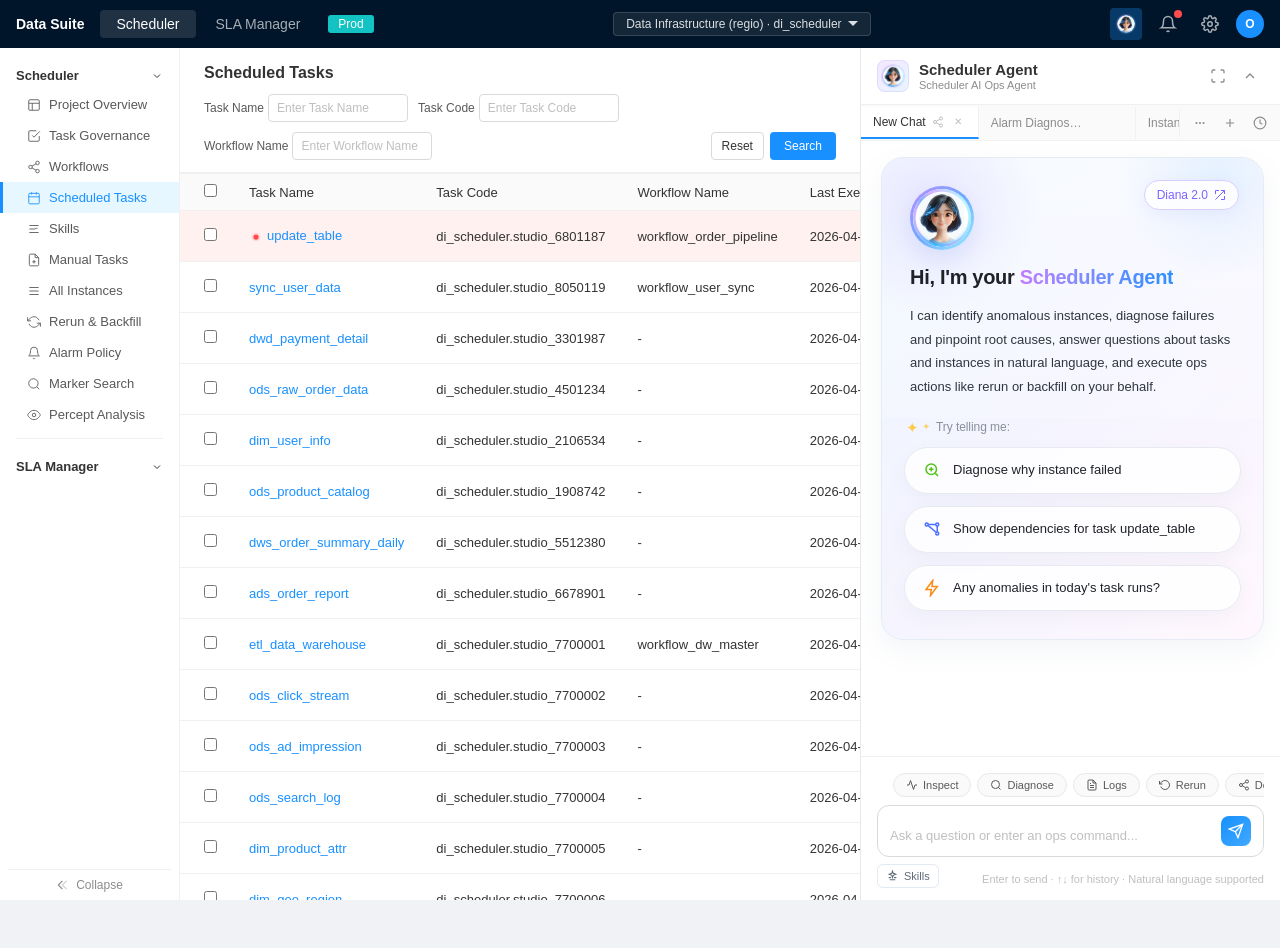
<file: index.html>
<!DOCTYPE html>
<html>
<head>
<meta charset="UTF-8">
<meta http-equiv="refresh" content="0;url=ops-agent-mockup.html">
<title>Scheduler Agent Demo</title>
</head>
<body>
<p>Redirecting to <a href="ops-agent-mockup.html">Scheduler Agent Demo</a>...</p>
</body>
</html>
</file>
<file: ops-agent.css>
*{margin:0;padding:0;box-sizing:border-box;}
body{font-family:-apple-system,BlinkMacSystemFont,'Segoe UI',Roboto,'PingFang SC','Microsoft YaHei',sans-serif;background:#F0F2F5;overflow:hidden;height:100vh;}

/* ========== TOP NAV ========== */
.top-nav{height:48px;background:#001529;display:flex;align-items:center;justify-content:space-between;padding:0 16px;position:fixed;top:0;left:0;right:0;z-index:200;}
.tn-left{display:flex;align-items:center;gap:4px;}
.tn-logo{font-size:14px;color:rgba(255,255,255,.65);} .tn-logo strong{color:#fff;font-weight:600;margin-right:12px;}
.tn-tab{padding:6px 16px;font-size:14px;color:rgba(255,255,255,.65);cursor:pointer;border-radius:4px;transition:.2s;text-decoration:none;}
.tn-tab:hover{color:#fff;background:rgba(255,255,255,.08);} .tn-tab.active{color:#fff;background:rgba(255,255,255,.12);font-weight:500;}
.env-badge{padding:2px 10px;background:#13C2C2;color:#fff;font-size:12px;border-radius:3px;margin-left:8px;}
.tn-center{display:flex;align-items:center;gap:8px;}
.tn-env{padding:4px 12px;background:rgba(255,255,255,.08);border:1px solid rgba(255,255,255,.15);border-radius:4px;color:rgba(255,255,255,.85);font-size:12px;display:flex;align-items:center;gap:6px;}
.tn-right{display:flex;align-items:center;gap:10px;}
.tn-icon{width:32px;height:32px;display:flex;align-items:center;justify-content:center;color:rgba(255,255,255,.65);cursor:pointer;border-radius:4px;position:relative;transition:.2s;}
.tn-icon:hover{color:#fff;background:rgba(255,255,255,.08);}
.tn-icon .badge{position:absolute;top:2px;right:2px;width:8px;height:8px;background:#FF4D4F;border-radius:50%;}
.avatar{width:28px;height:28px;border-radius:50%;background:#1890FF;display:flex;align-items:center;justify-content:center;color:#fff;font-size:12px;font-weight:600;cursor:pointer;}

/* ========== 3-COL LAYOUT ========== */
.layout{display:flex;margin-top:48px;height:calc(100vh - 48px);}

/* SIDEBAR */
.sidebar{width:180px;min-width:180px;background:#fff;border-right:1px solid #F0F0F0;overflow-y:auto;padding-top:8px;flex-shrink:0;display:flex;flex-direction:column;}
.sidebar{transition:width .3s,min-width .3s;}
.sidebar.collapsed{width:48px;min-width:48px;overflow:hidden;}
.sidebar.collapsed .sb-title{display:none;}
.sidebar.collapsed .sb-divider{margin:8px 6px;}
.sidebar.collapsed .sb-item{padding:10px 0;justify-content:center;gap:0;border-left-color:transparent !important;font-size:0;color:transparent;overflow:hidden;}
.sidebar.collapsed .sb-item svg{font-size:14px;flex-shrink:0;}
.sidebar.collapsed .sb-item.active{background:none;border-left-color:transparent !important;}
.sidebar.collapsed .sb-item.active svg{stroke:#1890FF;}
.sidebar.collapsed .sb-toggle{margin:0;justify-content:center;}
.sidebar.collapsed .sb-toggle .sb-toggle-text{display:none;}
.sidebar.collapsed .sb-toggle svg{transform:rotate(180deg);}
.sb-content{flex:1;overflow-y:auto;}
.sb-toggle{padding:8px 0;border-top:1px solid #F0F0F0;display:flex;align-items:center;justify-content:center;gap:6px;cursor:pointer;font-size:12px;color:#8C8C8C;transition:.2s;flex-shrink:0;margin:0 8px;}
.sb-toggle:hover{color:#333;background:#F5F5F5;border-radius:4px;}
.sb-toggle svg{transition:transform .3s;flex-shrink:0;}
.sb-title{padding:12px 16px 6px;font-size:13px;font-weight:600;color:#333;display:flex;align-items:center;justify-content:space-between;cursor:pointer;}
.sb-item{padding:8px 16px 8px 24px;font-size:13px;color:#595959;cursor:pointer;transition:.15s;border-left:3px solid transparent;display:flex;align-items:center;gap:8px;}
.sb-item:hover{background:#F5F5F5;color:#333;} .sb-item.active{background:#E6F7FF;color:#1890FF;font-weight:500;border-left-color:#1890FF;}
.sb-divider{height:1px;background:#F0F0F0;margin:8px 16px;}

/* LEFT CONTENT */
.left-content{flex:1;overflow:hidden;background:#fff;display:flex;flex-direction:column;position:relative;min-width:0;}
.left-view{display:none;flex-direction:column;height:100%;overflow-y:auto;}
.left-view.active{display:flex;}

/* AI nav indicator */
.ai-nav-bar{padding:6px 24px;background:#F5F7FA;border-bottom:1px solid #E8EAED;display:flex;align-items:center;gap:8px;font-size:12px;color:#434343;flex-shrink:0;}
.ai-nav-bar svg{flex-shrink:0;}

/* Page header / breadcrumb */
.pg-breadcrumb{padding:12px 24px 0;font-size:12px;color:#8C8C8C;}
.pg-breadcrumb a{color:#1890FF;text-decoration:none;cursor:pointer;} .pg-breadcrumb a:hover{text-decoration:underline;}
.pg-title-row{padding:8px 24px 0;display:flex;align-items:center;justify-content:space-between;}
.pg-title{font-size:18px;font-weight:600;color:#333;display:flex;align-items:center;gap:8px;}
.pg-actions{display:flex;align-items:center;gap:8px;}
.btn-outline{padding:5px 14px;border:1px solid #D9D9D9;border-radius:4px;font-size:13px;color:#333;cursor:pointer;background:#fff;transition:.2s;} .btn-outline:hover{border-color:#1890FF;color:#1890FF;}
.btn-primary-sm{padding:5px 14px;border:none;border-radius:4px;font-size:13px;color:#fff;cursor:pointer;background:#1890FF;} .btn-primary-sm:hover{background:#40A9FF;}
.status-badge{display:inline-flex;padding:2px 10px;border-radius:4px;font-size:12px;font-weight:500;letter-spacing:.2px;}
.status-badge.success{background:#F6FFED;color:#389E0D;border:1px solid #B7EB8F;}
.status-badge.failed{background:#FFF1F0;color:#CF1322;border:1px solid #FFA39E;}
.source-badge{padding:2px 8px;background:#E6F7FF;color:#1890FF;border-radius:3px;font-size:12px;border:1px solid #91D5FF;}
.type-badge{padding:2px 8px;background:#FFF7E6;color:#D46B08;border-radius:3px;font-size:12px;border:1px solid #FFD591;}
.pg-meta{padding:8px 24px;display:flex;align-items:center;gap:16px;font-size:13px;color:#595959;flex-wrap:wrap;}
.pg-meta-item{display:flex;align-items:center;gap:4px;}

/* Tabs */
.tab-bar{display:flex;border-bottom:1px solid #F0F0F0;padding:0 24px;flex-shrink:0;overflow-x:auto;}
.tab-item{padding:10px 16px;font-size:13px;color:#595959;cursor:pointer;white-space:nowrap;border-bottom:2px solid transparent;transition:.15s;}
.tab-item:hover{color:#333;} .tab-item.active{color:#1890FF;font-weight:500;border-bottom-color:#1890FF;}

/* Table styles */
.data-table{width:100%;border-collapse:collapse;font-size:13px;}
.data-table thead th{background:#FAFAFA;padding:10px 16px;text-align:left;font-weight:500;color:#333;border-top:1px solid #F0F0F0;border-bottom:1px solid #F0F0F0;white-space:nowrap;}
.data-table thead th:first-child{padding-left:24px;}
.data-table tbody td{padding:12px 16px;color:#333;border-bottom:1px solid #F0F0F0;vertical-align:middle;}
.data-table tbody td:first-child{padding-left:24px;}
.data-table tbody tr:hover{background:#FAFAFA;}
.link{color:#1890FF;text-decoration:none;cursor:pointer;} .link:hover{text-decoration:underline;}

/* Filter */
.filter-section{padding:12px 24px;display:flex;flex-wrap:wrap;gap:10px;border-bottom:1px solid #F0F0F0;}
.filter-item{display:flex;align-items:center;gap:4px;}
.filter-label{font-size:12px;color:#595959;white-space:nowrap;}
.filter-input{height:28px;border:1px solid #D9D9D9;border-radius:4px;padding:0 8px;font-size:12px;color:#333;outline:none;width:140px;}
.filter-input::placeholder{color:#BFBFBF;}
.filter-select{height:28px;border:1px solid #D9D9D9;border-radius:4px;padding:0 8px;font-size:12px;color:#BFBFBF;outline:none;width:140px;appearance:none;background:#fff url("data:image/svg+xml,%3Csvg xmlns='http://www.w3.org/2000/svg' width='10' height='6' fill='%238C8C8C'%3E%3Cpath d='M0 0l5 5 5-5'/%3E%3C/svg%3E") no-repeat right 8px center;cursor:pointer;}
.btn-search{height:28px;padding:0 14px;border:none;border-radius:4px;background:#1890FF;font-size:12px;color:#fff;cursor:pointer;} .btn-search:hover{background:#40A9FF;}
.btn-reset{height:28px;padding:0 10px;border:1px solid #D9D9D9;border-radius:4px;background:#fff;font-size:12px;color:#333;cursor:pointer;}

/* Summary cards row */
.summary-row{display:flex;gap:0;padding:16px 24px;border-bottom:1px solid #F0F0F0;}
.summary-card{flex:1;text-align:center;padding:8px 0;border-right:1px solid #F0F0F0;}
.summary-card:last-child{border-right:none;}
.summary-card .sc-label{font-size:12px;color:#8C8C8C;margin-bottom:4px;}
.summary-card .sc-value{font-size:22px;font-weight:600;color:#333;}
.summary-card .sc-value.green{color:#52C41A;} .summary-card .sc-value.red{color:#FF4D4F;} .summary-card .sc-value.blue{color:#1890FF;}
.summary-card .sc-sub{font-size:11px;color:#BFBFBF;margin-top:2px;}

/* Instance Detail Summary */
.inst-summary{display:flex;gap:0;padding:16px 24px;border-bottom:1px solid #F0F0F0;background:#FAFAFA;}
.inst-metric{flex:1;text-align:center;padding:8px 0;border-right:1px solid #F0F0F0;}
.inst-metric:last-child{border-right:none;}
.inst-metric .im-label{font-size:12px;color:#8C8C8C;margin-bottom:4px;display:flex;align-items:center;justify-content:center;gap:4px;}
.inst-metric .im-value{font-size:18px;font-weight:600;color:#333;}
.inst-metric .im-sub{font-size:11px;color:#BFBFBF;margin-top:2px;}
.cost-card{flex:0 0 auto;padding:12px 20px;margin-left:12px;background:#fff;border:1px solid #F0F0F0;border-radius:8px;text-align:center;}

/* Info table */
.info-section{padding:16px 24px;}
.info-section-title{font-size:14px;font-weight:600;color:#333;margin-bottom:12px;padding-bottom:8px;border-bottom:1px solid #F0F0F0;}
.info-grid{display:grid;grid-template-columns:1fr 1fr;gap:0;}
.info-row{display:flex;padding:8px 0;border-bottom:1px solid #FAFAFA;}
.info-key{width:140px;min-width:140px;font-size:13px;color:#8C8C8C;}
.info-val{font-size:13px;color:#333;flex:1;}

/* System Log */
.syslog-container{flex:1;padding:0;display:flex;flex-direction:column;min-height:0;}
.syslog-toolbar{padding:8px 24px;display:flex;align-items:center;gap:12px;border-bottom:1px solid #F0F0F0;flex-shrink:0;background:#FAFAFA;}
.syslog-toolbar span{font-size:12px;color:#8C8C8C;}
.syslog-header-row{display:flex;align-items:center;justify-content:space-between;padding:6px 24px;background:#FAFAFA;border-bottom:1px solid #F0F0F0;}
.syslog-header-row span{font-size:12px;color:#8C8C8C;}
.syslog-content{flex:1;background:#fff;overflow-y:auto;padding:0;font-family:'SFMono-Regular',Consolas,'Liberation Mono',Menlo,monospace;font-size:12px;line-height:1.8;color:#333;}
.log-line{white-space:pre-wrap;word-break:break-all;padding:0 24px;border-bottom:1px solid #FAFAFA;}
.log-line .lt{color:#8C8C8C;} .log-line .li{color:#1890FF;} .log-line .lw{color:#D46B08;} .log-line .le{color:#FF4D4F;font-weight:600;}
.log-line.highlighted{background:#FFF1F0;border-left:3px solid #FF4D4F;padding-left:21px;}
.log-section{padding:6px 24px;background:#F5F5F8;font-size:12px;font-weight:600;color:#333;border-top:1px solid #E8E8E8;border-bottom:1px solid #E8E8E8;display:flex;align-items:center;gap:8px;}
.log-divider{border:none;border-top:1px dashed #E8E8E8;margin:0;}

/* Code view */
.code-view-wrap{flex:1;display:flex;flex-direction:column;min-height:0;}
.code-toolbar{display:flex;align-items:center;justify-content:space-between;padding:6px 24px;background:#FAFAFA;border-bottom:1px solid #F0F0F0;flex-shrink:0;}
.code-toolbar-left{font-size:12px;color:#333;font-weight:500;display:flex;align-items:center;gap:6px;}
.code-toolbar-left span{color:#8C8C8C;font-weight:400;}
.code-toolbar-right{display:flex;align-items:center;gap:4px;}
.code-tool-btn{width:26px;height:26px;display:flex;align-items:center;justify-content:center;border:none;background:none;color:#8C8C8C;cursor:pointer;border-radius:4px;font-size:13px;transition:.15s;}
.code-tool-btn:hover{background:#F0F0F0;color:#333;}
.code-container{flex:1;background:#fff;overflow-y:auto;padding:0;font-family:'SFMono-Regular',Consolas,'Liberation Mono',Menlo,monospace;font-size:12px;line-height:1.8;color:#333;counter-reset:code-line;}
.code-container>div{display:flex;padding:0 16px 0 0;border-bottom:1px solid #FAFAFA;}
.code-container>div::before{counter-increment:code-line;content:counter(code-line);display:inline-block;width:40px;min-width:40px;text-align:right;padding-right:12px;color:#BFBFBF;font-size:12px;background:#FAFAFA;border-right:1px solid #F0F0F0;margin-right:12px;flex-shrink:0;user-select:none;}
.code-container .kw{color:#0550AE;} .code-container .str{color:#0A3069;} .code-container .cm{color:#6A737D;font-style:italic;} .code-container .fn{color:#8250DF;} .code-container .num{color:#0550AE;}
.code-line-hl{background:#FFF8E1;border-left:3px solid #FA8C16;padding-left:9px;}

/* Pagination */
.pagination{padding:12px 24px;display:flex;align-items:center;justify-content:space-between;border-top:1px solid #F0F0F0;flex-shrink:0;}
.pg-left{font-size:13px;color:#333;}
.pg-right{display:flex;align-items:center;gap:6px;font-size:13px;color:#595959;}
.pg-btn{min-width:28px;height:28px;display:flex;align-items:center;justify-content:center;border:1px solid #D9D9D9;border-radius:4px;background:#fff;font-size:12px;color:#333;cursor:pointer;padding:0 6px;}
.pg-btn.active{border-color:#1890FF;color:#1890FF;} .pg-btn.disabled{color:#D9D9D9;cursor:default;}

/* ========== RIGHT AGENT PANEL ========== */
.agent-panel{width:420px;min-width:420px;border-left:1px solid #E8E8E8;display:flex;flex-direction:column;background:#fff;flex-shrink:0;transition:width .3s,min-width .3s;overflow:hidden;position:relative;}
.agent-panel.minimized{width:0;min-width:0;border-left:none;}
.agent-panel.minimized .ap-header-full,.agent-panel.minimized .conv-container,.agent-panel.minimized .input-area,.agent-panel.minimized .session-overlay,.agent-panel.minimized .ap-mini,.agent-panel.minimized .ap-header{display:none;}
.tn-agent-toggle{position:relative;}
.tn-agent-toggle.active{background:rgba(24,144,255,.3) !important;color:#fff !important;}
.tn-agent-avatar{display:block;width:18px;height:18px;border-radius:50%;object-fit:cover;box-shadow:0 0 0 1px rgba(255,255,255,.18);}

/* Panel header */
.ap-header{border-bottom:1px solid #F0F0F0;background:#fff;flex-shrink:0;}
.ap-header-full{padding:12px 16px;display:flex;align-items:center;justify-content:space-between;}
.ap-h-left{display:flex;align-items:center;gap:10px;}
.ap-icon{width:32px;height:32px;border-radius:8px;background:linear-gradient(135deg,#F4E8FF,#E8F5FF);display:flex;align-items:center;justify-content:center;flex-shrink:0;box-shadow:inset 0 0 0 1px rgba(151,121,255,.16);}
.ap-agent-avatar{display:block;width:22px;height:22px;border-radius:50%;object-fit:cover;box-shadow:0 0 0 1px rgba(151,121,255,.18);}
.ap-title{font-size:15px;font-weight:600;color:#333;}
.ap-subtitle{font-size:11px;color:#8C8C8C;margin-top:1px;}
.ap-h-actions{display:flex;gap:4px;}
.ap-btn{width:28px;height:28px;border:none;background:none;display:flex;align-items:center;justify-content:center;color:#8C8C8C;cursor:pointer;border-radius:4px;} .ap-btn:hover{background:#F5F5F5;color:#333;}

/* Mini sidebar (when minimized) */
.ap-mini{display:none;flex-direction:column;align-items:center;padding-top:12px;gap:12px;cursor:pointer;height:100%;}
.ap-mini-icon{width:36px;height:36px;border-radius:10px;background:linear-gradient(135deg,#F4E8FF,#E8F5FF);display:flex;align-items:center;justify-content:center;cursor:pointer;transition:.2s;box-shadow:inset 0 0 0 1px rgba(151,121,255,.16);}
.ap-mini-icon:hover{transform:scale(1.08);box-shadow:0 2px 12px rgba(24,144,255,.3);}
.ap-mini-label{writing-mode:vertical-rl;font-size:12px;color:#8C8C8C;letter-spacing:2px;}

/* Chat area */
.chat-area{flex:1;overflow-y:auto;padding:16px;display:flex;flex-direction:column;gap:14px;}

/* Messages */
.msg{display:flex;gap:10px;max-width:100%;padding-left:12px;}
.msg.user{flex-direction:row-reverse;padding-left:0;padding-right:12px;}
.msg-av{width:26px;height:26px;border-radius:50%;flex-shrink:0;display:flex;align-items:center;justify-content:center;font-size:10px;font-weight:600;}
.msg-av.agent{background:linear-gradient(135deg,#1890FF,#40A9FF);color:#fff;}
.msg-av.human{background:#1890FF;color:#fff;}
.msg-body{max-width:calc(100% - 40px);display:flex;flex-direction:column;gap:6px;overflow:hidden;min-width:0;}
.msg-bubble{padding:10px 14px;border-radius:12px;font-size:13px;line-height:1.65;color:#333;word-break:break-word;overflow-wrap:break-word;}
.msg.agent .msg-bubble{background:#FAFBFC;border:1px solid #EDEFF2;border-top-left-radius:4px;}
.msg.agent .msg-bubble ul,.msg.agent .msg-bubble ol{margin:4px 0;padding-left:1.2em;}
.msg.agent .msg-bubble li{margin-bottom:2px;}
.msg.user .msg-bubble{background:#E6F7FF;border:1px solid #BAE7FF;border-top-right-radius:4px;color:#003A8C;}

/* Rich cards */
.r-card{background:#fff;border:1px solid #E8EAED;border-radius:10px;overflow:hidden;box-shadow:0 1px 3px rgba(0,0,0,.04);}
.r-card-h{padding:10px 14px;display:flex;align-items:center;gap:8px;border-bottom:1px solid #ECEEF1;background:linear-gradient(135deg,#FAFBFC 0%,#F5F6F8 100%);}
.r-card-ico{width:24px;height:24px;border-radius:6px;display:flex;align-items:center;justify-content:center;flex-shrink:0;box-shadow:0 1px 2px rgba(0,0,0,.05);}
.r-card-t{font-size:13px;font-weight:600;color:#262626;letter-spacing:.2px;}
.r-card-b{padding:14px 16px;}

/* Daily summary card */
.daily-grid{display:grid;grid-template-columns:repeat(5,1fr);gap:8px;margin-bottom:12px;}
.daily-cell{text-align:center;padding:10px 4px;background:linear-gradient(135deg,#FAFAFA,#F5F5F8);border-radius:8px;border:1px solid #F0F0F0;transition:.15s;}
.daily-cell:hover{border-color:#E0E0E0;box-shadow:0 1px 4px rgba(0,0,0,.05);}
.daily-cell .dc-val{font-size:18px;font-weight:700;} .daily-cell .dc-label{font-size:10px;color:#8C8C8C;margin-top:3px;letter-spacing:.3px;}
.dc-val.green{color:#52C41A;} .dc-val.red{color:#FF4D4F;} .dc-val.orange{color:#FA8C16;} .dc-val.blue{color:#1890FF;}
.anomaly-list{display:flex;flex-direction:column;gap:6px;min-width:0;}
.anomaly-item{display:flex;align-items:center;gap:8px;padding:8px 12px;border-radius:8px;font-size:12px;cursor:pointer;transition:.2s;border:1px solid transparent;min-width:0;}
.anomaly-item:hover{background:#F5F7FA;border-color:#D9DDE3;}
.anomaly-dot{width:6px;height:6px;border-radius:50%;flex-shrink:0;}
.anomaly-dot.red{background:#FF4D4F;} .anomaly-dot.orange{background:#FA8C16;}
.anomaly-name{color:#1890FF;flex:0 1 auto;max-width:42%;min-width:0;overflow:hidden;text-overflow:ellipsis;white-space:nowrap;}
.anomaly-desc{color:#8C8C8C;font-size:11px;flex:1 1 0;min-width:0;overflow:hidden;text-overflow:ellipsis;white-space:nowrap;}

/* Root cause card */
.rc-section{margin-bottom:12px;}
.rc-label{font-size:11px;color:#8C8C8C;margin-bottom:5px;font-weight:600;text-transform:uppercase;letter-spacing:.5px;}
.rc-value{font-size:13px;color:#333;line-height:1.7;}
.rc-error-type{display:inline-flex;padding:3px 10px;background:linear-gradient(135deg,#FFF1F0,#FFF2E8);color:#CF1322;border:1px solid #FFCCC7;border-radius:6px;font-size:12px;font-weight:600;letter-spacing:.3px;}
.rc-suggestions{display:flex;flex-direction:column;gap:8px;}
.rc-sug-item{display:flex;align-items:center;gap:8px;font-size:12px;color:#595959;line-height:1.6;padding:8px 10px;background:#FAFAFA;border-radius:6px;border:1px solid #F5F5F5;transition:.15s;overflow:hidden;}
.rc-sug-item>span{flex:1;min-width:0;}
.rc-sug-item:hover{background:#F0F0F5;border-color:#E8E8E8;}
.rc-sug-item::before{content:'';width:5px;height:5px;border-radius:50%;background:linear-gradient(135deg,#1890FF,#40A9FF);margin-top:6px;flex-shrink:0;}

/* Alarm diagnosis */
.rule-dx{background:#fff;border:1px solid #E5EAF2;border-radius:12px;box-shadow:0 10px 26px rgba(31,42,68,.07);overflow:hidden;}
.rule-dx-top{display:flex;gap:12px;padding:17px 18px 15px;background:linear-gradient(180deg,#F7FAFF 0%,#FFFFFF 92%);border-bottom:1px solid #EEF2F7;}
.rule-dx-icon{width:34px;height:34px;border-radius:10px;background:#F0F7FF;border:1px solid #D9E9FF;display:flex;align-items:center;justify-content:center;flex-shrink:0;box-shadow:inset 0 0 0 1px rgba(255,255,255,.8);}
.rule-dx-head{min-width:0;flex:1;}
.rule-dx-title{font-size:14px;color:#1F2329;font-weight:750;line-height:1.45;}
.rule-dx-sub{display:flex;flex-wrap:wrap;gap:6px;margin-top:8px;}
.rule-dx-sub span{display:inline-flex;align-items:center;max-width:100%;padding:4px 8px;background:rgba(255,255,255,.88);border:1px solid #E4EAF2;border-radius:999px;font-size:11px;color:#687386;line-height:1.35;box-shadow:0 1px 2px rgba(31,42,68,.03);}
.rule-dx-sub em{font-style:normal;color:#8A94A6;margin-right:5px;}
.rule-dx-sub strong{color:#202938;font-weight:650;overflow:hidden;text-overflow:ellipsis;white-space:nowrap;}
.rule-dx-section{padding:14px 18px;border-bottom:1px solid #F0F3F7;}
.rule-dx-section.conclusion{margin:12px 12px 0;padding:13px 14px;background:#F4F8FF;border:1px solid #DDEAFF;border-radius:10px;}
.rule-dx-section.conclusion+.rule-dx-section{border-top:none;}
.rule-dx-section.compact{background:#FBFCFE;border-bottom:none;}
.rule-dx-section-title{font-size:12px;color:#202938;font-weight:750;margin-bottom:9px;}
.rule-dx-list{display:flex;flex-direction:column;gap:9px;}
.rule-dx-row{display:flex;align-items:flex-start;gap:9px;font-size:12px;color:#3D4654;line-height:1.65;}
.rule-dx-dot{width:6px;height:6px;border-radius:50%;background:#1F6FE5;margin-top:8px;flex-shrink:0;box-shadow:0 0 0 3px rgba(31,111,229,.12);}
.rule-dx-num{width:18px;height:18px;border-radius:50%;display:inline-flex;align-items:center;justify-content:center;flex-shrink:0;background:#F2F5FA;color:#5F6B7A;font-size:10px;font-weight:700;margin-top:1px;}
.compact-list{gap:8px;}
.rule-dx-actions-text{font-size:12px;color:#3D4654;line-height:1.65;}
.rule-dx-mini{display:inline-flex;align-items:center;gap:6px;max-width:100%;margin-top:10px;padding:6px 9px;background:#F8FAFD;border:1px solid #EEF2F7;border-radius:7px;font-size:11px;color:#6B7585;line-height:1.35;}
.rule-dx-mini strong{color:#1F2329;font-size:11px;overflow:hidden;text-overflow:ellipsis;white-space:nowrap;}
.rule-dx-mini em{font-style:normal;color:#8A94A6;overflow:hidden;text-overflow:ellipsis;white-space:nowrap;}
@media (max-width: 420px){.rule-dx-top{padding:14px;}.rule-dx-section{padding:13px 14px;}.rule-dx-section.conclusion{margin:10px 10px 0;padding:12px;}.rule-dx-sub{gap:5px;}.rule-dx-sub span{border-radius:7px;}.rule-dx-mini{display:flex;align-items:flex-start;flex-direction:column;gap:2px;}}

/* Page link buttons */
.link-btns{display:flex;flex-wrap:wrap;gap:8px;margin-top:4px;}
.link-btn{display:inline-flex;align-items:center;gap:6px;padding:8px 14px;border:1px solid #E8E8E8;border-radius:8px;font-size:12px;color:#595959;cursor:pointer;background:#FAFAFA;transition:.2s;white-space:nowrap;box-shadow:0 1px 2px rgba(0,0,0,.03);max-width:100%;}
.link-btn:hover{border-color:#C9CDD4;color:#1890FF;background:#F5F7FA;box-shadow:0 2px 6px rgba(0,0,0,.06);transform:translateY(-1px);}
.link-btn:active{transform:translateY(0);}
.link-btn.active{border-color:#1890FF;color:#1890FF;background:#F0F7FF;}
.link-btn.viewed{border-color:#D9D9D9;color:#BFBFBF;background:#FAFAFA;box-shadow:none;}
.link-btn.op-executed,.link-btn.op-executed:hover{border-color:#B7EB8F;color:#389E0D;background:#F6FFED;box-shadow:none;transform:none;cursor:default;}
.link-btn.viewed .lb-check{display:inline;} .link-btn .lb-check{display:none;}
.link-btn svg{flex-shrink:0;width:14px;height:14px;}

/* Action confirm card */
.ac-body{padding:16px;}
.ac-params{background:linear-gradient(135deg,#FAFBFC,#F6F7F9);border-radius:8px;padding:12px 14px;margin-bottom:14px;border:1px solid #E8EAED;overflow:hidden;}
.ac-row{display:flex;align-items:center;padding:6px 0;font-size:12px;gap:12px;border-bottom:1px dashed #F0F0F0;}
.ac-row:last-child{border-bottom:none;}
.ac-key{color:#8C8C8C;flex-shrink:0;width:140px;text-align:right;line-height:1.4;} .ac-val{color:#333;font-weight:500;word-break:break-all;flex:1;min-width:0;}
.op-section{background:#fff;border:1px solid #ECEFF3;border-radius:10px;margin-bottom:10px;overflow:hidden;}
.op-section:last-child{margin-bottom:0;}
.op-section > .op-section-head{padding:13px 18px 4px;}
.op-section-head{display:block;min-width:0;}
.op-section-meta{display:flex;align-items:flex-start;justify-content:space-between;gap:16px;min-width:0;width:100%;}
.op-section-title{font-size:13px;font-weight:700;color:#262626;line-height:1.4;letter-spacing:.1px;}
.op-section-summary{font-size:11px;color:#8C8C8C;line-height:1.5;min-width:0;max-width:220px;text-align:right;flex-shrink:0;padding-top:1px;}
.op-section-body{padding:10px 16px 12px;}
.op-section .ac-row{padding:7px 0;}
.op-section .ac-row{align-items:flex-start;flex-wrap:wrap;}
.op-section .ac-key{width:118px;padding-top:2px;}
.op-section .ac-val,
.op-section .ac-val-edit{min-width:0;flex:1 1 220px;}
.op-section .ac-val{word-break:break-word;overflow-wrap:anywhere;}
.op-section .ac-val-edit{align-items:flex-start;}
.op-section .ac-select,
.op-section .ac-input:not([type="number"]):not([type="time"]),
.op-section .stepper-wrap{max-width:100%;}
.op-section .ac-select{min-width:180px;}
.op-section .ac-input[type="text"]{width:140px;max-width:100%;}
.op-section .ac-input[type="date"]{width:140px;max-width:100%;}
.op-section .ac-date-range{row-gap:6px;}
.op-section-compact .op-section-body{padding-top:6px;}
.op-section-toggle{list-style:none;cursor:pointer;padding:13px 16px;background:linear-gradient(180deg,#FDFEFF 0%,#F7FAFC 100%);display:flex;align-items:flex-start;justify-content:space-between;gap:12px;}
.op-section-toggle::-webkit-details-marker{display:none;}
.op-section[open] .op-section-toggle{border-bottom:1px solid #ECEFF3;}
.op-section-arrow{position:relative;width:14px;height:14px;flex-shrink:0;margin-top:4px;}
.op-section-arrow::before{content:'';position:absolute;left:3px;top:3px;width:7px;height:7px;border-right:1.5px solid #8C8C8C;border-bottom:1.5px solid #8C8C8C;transform:rotate(45deg);transition:.18s ease;}
.op-section[open] .op-section-arrow::before{transform:rotate(225deg);top:5px;}
.op-table-scroll{width:100%;overflow-x:auto;overflow-y:hidden;border:1px solid #EEF1F4;border-radius:8px;background:#fff;box-shadow:inset 0 1px 0 rgba(255,255,255,.7);}
.op-table-scroll .pr-table{min-width:520px;border:none;border-radius:0;}
.op-table-scroll::-webkit-scrollbar{height:6px;}
.op-table-scroll::-webkit-scrollbar-thumb{background:#D9D9D9;border-radius:999px;}
.op-inline-note{font-size:11px;color:#8C8C8C;line-height:1.5;}
.op-context-block{padding:2px 0 10px;margin-bottom:2px;border-bottom:1px dashed #EEF1F4;}
.op-context-name{font-size:12px;font-weight:600;color:#5B6572;line-height:1.5;}
.op-context-code{font-size:11px;color:#A0A8B4;line-height:1.5;margin-top:2px;word-break:break-all;}
.op-list-panel{max-height:140px;overflow:auto;font-size:11px;line-height:1.8;padding-right:4px;}
.op-list-item{display:flex;align-items:center;gap:6px;min-width:0;}
.op-list-item span{min-width:0;}
.op-list-dot{flex-shrink:0;}
.op-list-link{color:#1890FF;cursor:pointer;overflow-wrap:anywhere;word-break:break-word;}
.op-list-link:hover{text-decoration:underline;}
.op-stepper{display:flex;align-items:center;gap:8px;margin:0 0 12px;padding:2px 0;}
.op-step-pill{display:inline-flex;align-items:center;padding:4px 10px;border-radius:999px;background:#F5F5F5;color:#8C8C8C;font-size:11px;font-weight:600;line-height:1.4;}
.op-step-pill.active{background:#E6F7FF;color:#096DD9;}
.op-step-panel{display:block;}
.op-step-actions{display:flex;gap:10px;justify-content:flex-end;width:100%;}
.inline-disclosure{width:100%;}
.inline-disclosure summary{list-style:none;}
.inline-disclosure summary::-webkit-details-marker{display:none;}
.inline-disclosure-toggle{display:inline-flex;align-items:center;gap:6px;font-size:11px;color:#1890FF;cursor:pointer;font-weight:500;line-height:1.5;}
.inline-disclosure-toggle::after{content:'';width:6px;height:6px;border-right:1.5px solid currentColor;border-bottom:1.5px solid currentColor;transform:rotate(45deg);transition:.18s ease;margin-top:-2px;}
.inline-disclosure[open] .inline-disclosure-toggle::after{transform:rotate(225deg);margin-top:2px;}
.inline-disclosure-body{margin-top:8px;}
.skip-target-list-wrap{display:flex;flex-direction:column;align-items:stretch;gap:8px;}
.skip-target-toolbar{display:flex;flex-direction:column;align-items:flex-start;gap:6px;}
.skip-select-all{padding:0;background:none;border:none;color:#1890FF;font-size:11px;font-weight:500;cursor:pointer;}
.skip-select-all:hover{text-decoration:underline;}
.skip-target-list{display:flex;flex-direction:column;gap:8px;}
.skip-target-item{display:flex;flex-direction:column;align-items:flex-start;gap:4px;min-width:0;width:100%;}
.skip-target-row{display:flex;align-items:flex-start;gap:8px;width:100%;cursor:pointer;}
.skip-target-checkbox{margin-top:2px;accent-color:#1890FF;flex-shrink:0;}
.skip-target-main{display:flex;flex-direction:column;align-items:flex-start;gap:4px;min-width:0;flex:1;}
.skip-target-top{display:flex;align-items:center;gap:6px;flex-wrap:wrap;min-width:0;}
.skip-target-name{color:#1890FF;cursor:pointer;font-weight:500;word-break:break-word;overflow-wrap:anywhere;}
.skip-target-reco{display:inline-flex;align-items:center;padding:1px 6px;border-radius:10px;background:#E6F7FF;color:#096DD9;font-size:10px;font-weight:600;}
.skip-target-inst{font-size:11px;color:#8C8C8C;word-break:break-all;}
.skip-target-inst-link{color:#1890FF;cursor:pointer;}
.skip-target-inst-link:hover{text-decoration:underline;}
.ac-warning{padding:10px 12px;background:linear-gradient(135deg,#FFFBE6,#FFF7E6);border:1px solid #FFE58F;border-radius:8px;font-size:12px;color:#D46B08;line-height:1.6;margin-bottom:14px;word-break:break-word;}
.ac-warning svg{vertical-align:-2px;margin-right:6px;flex-shrink:0;}
.ac-btns{display:flex;gap:10px;justify-content:flex-end;}
.ac-btn{padding:6px 20px;border-radius:6px;font-size:13px;cursor:pointer;transition:.2s;border:none;font-weight:500;}
.ac-btn.primary{background:linear-gradient(135deg,#1890FF,#40A9FF);color:#fff;box-shadow:0 2px 6px rgba(24,144,255,.2);} .ac-btn.primary:hover{background:linear-gradient(135deg,#40A9FF,#69C0FF);box-shadow:0 3px 10px rgba(24,144,255,.3);}
.ac-btn.cancel{background:#fff;color:#595959;border:1px solid #D9D9D9;} .ac-btn.cancel:hover{border-color:#1890FF;color:#1890FF;}

/* Result card */
.result-card{border-color:#B7EB8F;background:#F6FFED;}
.result-card .r-card-h{background:#F6FFED;border-bottom-color:#D9F7BE;}
.result-body{display:flex;align-items:center;gap:10px;padding:14px;}
.result-ico{width:36px;height:36px;border-radius:50%;background:#52C41A;display:flex;align-items:center;justify-content:center;flex-shrink:0;}
.result-text{font-size:13px;color:#333;line-height:1.5;}
.result-link{color:#1890FF;cursor:pointer;font-size:12px;margin-top:4px;display:inline-block;} .result-link:hover{text-decoration:underline;}

/* Typing indicator */
.typing{display:flex;align-items:center;gap:4px;padding:4px 0;}
.typing-dot{width:6px;height:6px;border-radius:50%;background:#69C0FF;animation:bounce 1.4s ease-in-out infinite;}
.typing-dot:nth-child(2){animation-delay:.2s;} .typing-dot:nth-child(3){animation-delay:.4s;}
@keyframes bounce{0%,80%,100%{transform:scale(.6);opacity:.4;}40%{transform:scale(1);opacity:1;}}

/* Input area */
.input-area{padding:12px 16px;border-top:1px solid #F0F0F0;flex-shrink:0;background:#fff;position:relative;}
.input-area.blocked-by-kill{pointer-events:none;opacity:.28;filter:saturate(.65);}
.input-row{display:flex;align-items:flex-end;gap:8px;background:#fff;border-radius:12px;padding:10px 12px;border:1.5px solid #D9D9D9;transition:.2s;}
.input-row:focus-within{border-color:#69C0FF;box-shadow:0 0 0 2px rgba(24,144,255,.08);}
.chat-input{flex:1;border:none;outline:none;background:transparent;font-size:13px;color:#333;resize:none;height:20px;max-height:80px;line-height:20px;font-family:inherit;padding:0;} .chat-input::placeholder{color:#BFBFBF;}
.send-btn{width:30px;height:30px;border:none;background:linear-gradient(135deg,#1890FF,#40A9FF);border-radius:8px;display:flex;align-items:center;justify-content:center;cursor:pointer;flex-shrink:0;transition:.2s;}
.send-btn:hover{transform:scale(1.05);box-shadow:0 2px 8px rgba(24,144,255,.3);}
.send-btn svg{color:#fff;}
.send-btn:disabled,.sc-chip:disabled{cursor:not-allowed;opacity:.55;transform:none !important;box-shadow:none !important;}
.skill-slash-picker{position:absolute;left:16px;right:16px;bottom:72px;max-height:220px;overflow:auto;background:#fff;border:1px solid #E8EAED;border-radius:12px;box-shadow:0 12px 30px rgba(31,42,68,.12);z-index:140;padding:6px;display:flex;flex-direction:column;gap:6px;}
.skill-slash-picker.hidden{display:none;}
.skill-slash-title{padding:4px 8px 2px;font-size:11px;font-weight:700;color:#7B8494;text-transform:uppercase;letter-spacing:.06em;}
.skill-slash-item{display:flex;align-items:flex-start;gap:10px;padding:9px 10px;border-radius:10px;border:1px solid transparent;cursor:pointer;transition:.15s;}
.skill-slash-item:hover{background:#F7FBFF;border-color:#DDEBFF;}
.skill-slash-item-main{min-width:0;flex:1;}
.skill-slash-item-name{font-size:13px;font-weight:700;color:#1F2329;line-height:1.45;word-break:break-word;}
.skill-slash-item-desc{font-size:11px;color:#7B8494;line-height:1.55;margin-top:3px;word-break:break-word;}
.skill-slash-item-meta{display:flex;align-items:center;gap:6px;flex-wrap:wrap;justify-content:flex-end;flex-shrink:0;}
.skill-slash-pill{display:inline-flex;align-items:center;height:18px;padding:0 7px;border-radius:999px;border:1px solid #B7EB8F;background:#F6FFED;color:#389E0D;font-size:10px;font-weight:700;}
.input-tip{font-size:11px;color:#B0B0B0;padding:0 4px 6px;line-height:1.5;}
.input-tip svg{vertical-align:-2px;margin-right:3px;color:#91D5FF;}
.input-tip strong{color:#8C8C8C;font-weight:600;}
.input-hint{font-size:11px;color:#BFBFBF;text-align:center;margin-top:6px;}
.kill-action-dock{position:absolute;left:0;right:0;bottom:0;z-index:120;padding:0 14px 14px;background:linear-gradient(180deg,rgba(255,255,255,0) 0%,rgba(255,255,255,.94) 8%,#fff 28%);}
.kill-action-dock.hidden{display:none;}
.kill-action-shell{max-width:100%;pointer-events:auto;}
.kill-action-caption{font-size:11px;color:#8C8C8C;padding:0 4px 8px;}
.kill-action-dock .r-card{box-shadow:0 10px 24px rgba(0,0,0,.12);border-color:#E6EAF0;}
.kill-action-dock .ac-body{padding:14px 16px 16px;}
.kill-action-dock .ac-btns{padding-top:2px;}
.kill-action-dock .ac-btn.cancel{min-width:88px;}
.kill-action-dock .ac-btn.primary{min-width:112px;}

/* Scrollbars */
.chat-area::-webkit-scrollbar,.conv-container::-webkit-scrollbar,.syslog-content::-webkit-scrollbar,.code-container::-webkit-scrollbar,.left-view::-webkit-scrollbar{width:4px;}
.chat-area::-webkit-scrollbar-thumb,.conv-container::-webkit-scrollbar-thumb{background:#D9D9D9;border-radius:2px;} .chat-area::-webkit-scrollbar-thumb:hover,.conv-container::-webkit-scrollbar-thumb:hover{background:#BFBFBF;}
.syslog-content::-webkit-scrollbar-thumb,.code-container::-webkit-scrollbar-thumb{background:#555;border-radius:2px;}
.left-view::-webkit-scrollbar-thumb{background:#D9D9D9;border-radius:2px;}

/* Toast */
.toast{position:fixed;top:60px;left:50%;transform:translateX(-50%) translateY(-20px);padding:8px 20px;border-radius:6px;font-size:13px;box-shadow:0 4px 16px rgba(0,0,0,.1);z-index:1000;opacity:0;pointer-events:none;transition:.3s;white-space:nowrap;background:#F6FFED;color:#389E0D;border:1px solid #B7EB8F;}
.toast.show{opacity:1;transform:translateX(-50%) translateY(0);}

/* Action cell in tables */
.action-cell{display:flex;align-items:center;gap:2px;}
.act-btn{width:26px;height:26px;display:flex;align-items:center;justify-content:center;border:none;background:none;color:#8C8C8C;cursor:pointer;border-radius:4px;transition:.15s;font-size:12px;} .act-btn:hover{background:#F0F5FF;color:#1890FF;}

/* Active anchor in detail sidebar */
.active-anchor{color:#1890FF !important;font-weight:500;}

/* ========== FULLSCREEN ========== */
.layout.agent-fullscreen .sidebar,.layout.agent-fullscreen .left-content{display:none !important;}
.layout.agent-fullscreen .agent-panel{width:100% !important;min-width:100% !important;max-width:100% !important;border-left:none;}
.layout.agent-fullscreen .conv-container{max-width:1200px;margin:0 auto;width:100%;padding:0 40px;box-sizing:border-box;}
.layout.agent-fullscreen .agent-panel .resize-handle{display:none;}
.layout.agent-fullscreen .input-area{max-width:1200px;margin:0 auto;width:100%;padding-left:40px;padding-right:40px;box-sizing:border-box;}
body.shared-mode{background:#F5F7FA;}
body.shared-mode .top-nav,body.shared-mode .sidebar,body.shared-mode .left-content,body.shared-mode .ap-mini,body.shared-mode .resize-handle,body.shared-mode .input-area,body.shared-mode #historyDropdown,body.shared-mode #hdBackdrop,body.shared-mode #stbMoreDropdown,body.shared-mode .stb-actions,body.shared-mode .ap-h-actions,body.shared-mode .shared-view-bar{display:none !important;}
body.shared-mode .layout{display:block;height:100vh;margin-top:0;}
body.shared-mode .agent-panel{width:100vw !important;min-width:100vw !important;max-width:none !important;height:100vh;border-left:none;border-radius:0;box-shadow:none;background:#fff;}
body.shared-mode .ap-header{cursor:default;background:#fff;}
body.shared-mode .ap-h-left{padding-right:12px;}
body.shared-mode #sessionTabBar{display:flex;border-top:1px solid #F0F0F0;background:#FAFAFA;}
body.shared-mode .stb-tabs{display:flex !important;}
body.shared-mode .stb-tab{max-width:240px;}
body.shared-mode .stb-tab-title{max-width:180px;}
body.shared-mode .stb-tab-share,body.shared-mode .stb-tab-close{display:none !important;}
body.shared-mode .conv-container{max-width:1180px;margin:0 auto;width:100%;padding:18px 24px 24px;box-sizing:border-box;}
body.shared-mode .shared-static-disabled{pointer-events:none !important;cursor:not-allowed !important;opacity:.55 !important;filter:saturate(.2);}
body.shared-mode .shared-overview-readonly{pointer-events:none !important;cursor:default !important;}
body.shared-mode .ov-cell.shared-overview-readonly{background:linear-gradient(180deg,#fbfdff 0%,#f5f9fc 100%) !important;border-color:rgba(22,119,255,.14) !important;box-shadow:none !important;transform:none !important;}
body.shared-mode .ov-cell.shared-overview-readonly:hover{background:linear-gradient(180deg,#fbfdff 0%,#f5f9fc 100%) !important;border-color:rgba(22,119,255,.14) !important;box-shadow:none !important;transform:none !important;}
body.shared-mode .ov-cell.shared-overview-readonly .ov-cell-icon .ov-svg{filter:none !important;}
body.shared-mode .ov-cell.shared-overview-readonly .ov-cell-label{color:#5a6d85 !important;}
body.shared-mode .ov-anomaly.shared-overview-readonly{background:#FAFBFC !important;border-color:#ECEEF1 !important;box-shadow:none !important;transform:none !important;}
body.shared-mode .ov-anomaly.shared-overview-readonly:hover{background:#FAFBFC !important;border-color:#ECEEF1 !important;box-shadow:none !important;transform:none !important;}
body.shared-mode .ov-anomaly.shared-overview-readonly .ov-anomaly-name{color:#1890FF !important;font-weight:500;}
body.shared-mode .ov-anomaly.shared-overview-readonly .ov-anomaly-desc{color:#8C8C8C !important;}
body.shared-mode .ov-anomaly.shared-overview-readonly .ov-anomaly-chevron{opacity:.45;}
body.shared-mode .shared-static-disabled.link-btn,
body.shared-mode .shared-static-disabled.apply-btn,
body.shared-mode .shared-static-disabled.ac-btn,
body.shared-mode .shared-static-disabled.cb-act,
body.shared-mode .shared-static-disabled.acd-link,
body.shared-mode .shared-static-disabled.follow-up-item{background:#F5F5F5 !important;color:#BFBFBF !important;border-color:#E8E8E8 !important;box-shadow:none !important;transform:none !important;text-decoration:none !important;}
body.shared-mode .shared-static-disabled.msg-act{background:none !important;color:#D9D9D9 !important;border-color:transparent !important;}
body.shared-mode .shared-static-disabled input,
body.shared-mode .shared-static-disabled select,
body.shared-mode input.shared-static-disabled,
body.shared-mode select.shared-static-disabled,
body.shared-mode textarea.shared-static-disabled{background:#FAFAFA !important;color:#BFBFBF !important;border-color:#E8E8E8 !important;}
body.shared-mode .msg-actions,
body.shared-mode .follow-up-wrap{display:none !important;}

/* ========== SESSION LIST (History Dropdown) ========== */
.sl-group{padding:12px 16px 4px;font-size:11px;color:#BFBFBF;font-weight:600;}
.session-item{padding:10px 16px;display:flex;align-items:flex-start;gap:8px;cursor:pointer;transition:.15s;border-left:3px solid transparent;}
.session-item:hover{background:#F5F5F5;}
.session-item.active{background:#F0F5FF;border-left-color:#1890FF;}
.session-item.pinned{background:#FFFBE6;border-left-color:#FA8C16;}
.session-item.pinned.active{background:#F0F5FF;border-left-color:#1890FF;}
.si-title{font-size:13px;color:#333;overflow:hidden;text-overflow:ellipsis;white-space:nowrap;}
.si-time{font-size:11px;color:#BFBFBF;flex-shrink:0;}
.si-actions{display:none;gap:2px;flex-shrink:0;}
.session-item:hover .si-actions{display:flex;}
.session-item:hover .si-time{display:none;}
.si-act{width:22px;height:22px;border:none;background:none;color:#8C8C8C;cursor:pointer;border-radius:3px;display:flex;align-items:center;justify-content:center;font-size:11px;}
.si-act:hover{background:#E8E8E8;color:#333;}
.sl-search{margin:0 12px 6px;position:relative;}
.sl-search-input{width:100%;height:30px;border:1px solid #E8E8E8;border-radius:6px;padding:0 10px 0 28px;font-size:12px;color:#333;outline:none;background:#FAFAFA;transition:.2s;}
.sl-search-input:focus{border-color:#1890FF;background:#fff;box-shadow:0 0 0 2px rgba(24,144,255,.08);}
.sl-search-icon{position:absolute;left:8px;top:50%;transform:translateY(-50%);color:#BFBFBF;pointer-events:none;}
.si-preview{font-size:11px;color:#BFBFBF;overflow:hidden;text-overflow:ellipsis;white-space:nowrap;width:100%;margin-top:1px;}
.si-content{display:flex;flex-direction:column;flex:1;min-width:0;overflow:hidden;}
.session-item .si-rename-input{width:100%;min-width:0;box-sizing:border-box;}
.si-right{display:flex;flex-direction:column;align-items:flex-end;gap:2px;flex-shrink:0;}
.si-expire-badge{font-size:9px;color:#BFBFBF;}
.sl-footer{padding:8px 12px;border-top:1px solid #F0F0F0;display:flex;justify-content:center;}
.sl-clear-btn{font-size:11px;color:#8C8C8C;cursor:pointer;padding:4px 12px;border:none;background:none;border-radius:4px;transition:.15s;}
.sl-clear-btn:hover{color:#FF4D4F;background:#FFF1F0;}
.si-del-confirm{display:flex;align-items:center;gap:6px;font-size:11px;color:#FF4D4F;padding:2px 0;}
.si-del-confirm button{font-size:11px;padding:2px 8px;border-radius:3px;cursor:pointer;border:1px solid #D9D9D9;background:#fff;transition:.15s;}
.si-del-confirm .si-del-yes{color:#FF4D4F;border-color:#FFA39E;} .si-del-confirm .si-del-yes:hover{background:#FFF1F0;}
.si-del-confirm .si-del-no{color:#595959;} .si-del-confirm .si-del-no:hover{background:#F5F5F5;}

/* ========== SESSION TAB BAR ========== */
.session-tab-bar{display:flex;align-items:center;border-top:1px solid #F0F0F0;background:#FAFAFA;flex-shrink:0;min-height:36px;overflow:hidden;}
.stb-tabs{display:flex;flex:1;overflow-x:auto;overflow-y:hidden;min-width:0;scrollbar-width:none;}
.stb-tabs::-webkit-scrollbar{display:none;}
.stb-tab{display:flex;align-items:center;gap:4px;padding:7px 12px;font-size:12px;color:#8C8C8C;cursor:pointer;white-space:nowrap;border-right:1px solid #F0F0F0;transition:.15s;flex-shrink:0;max-width:160px;position:relative;}
.stb-tab:hover{background:#F0F0F5;color:#333;}
.stb-tab.active{background:#fff;color:#333;font-weight:500;border-bottom:2px solid #1890FF;}
.stb-tab-title{overflow:hidden;text-overflow:ellipsis;white-space:nowrap;max-width:92px;}
.stb-tab-share{width:16px;height:16px;display:flex;align-items:center;justify-content:center;border-radius:3px;font-size:10px;color:#BFBFBF;cursor:pointer;flex-shrink:0;opacity:0;transition:.15s;}
.stb-tab:hover .stb-tab-share,.stb-tab.active .stb-tab-share{opacity:1;}
.stb-tab-share:hover{background:#E8E8E8;color:#333;}
.stb-tab-close{width:16px;height:16px;display:flex;align-items:center;justify-content:center;border-radius:3px;font-size:10px;color:#BFBFBF;cursor:pointer;flex-shrink:0;opacity:0;transition:.15s;}
.stb-tab:hover .stb-tab-close,.stb-tab.active .stb-tab-close{opacity:1;}
.stb-tab-close:hover{background:#E8E8E8;color:#333;}
.stb-tab-icon{flex-shrink:0;display:flex;align-items:center;}
.stb-actions{display:flex;align-items:center;gap:2px;padding:0 6px;flex-shrink:0;border-left:1px solid #F0F0F0;}
.stb-btn{width:28px;height:28px;border:none;background:none;display:flex;align-items:center;justify-content:center;color:#8C8C8C;cursor:pointer;border-radius:4px;transition:.15s;}
.stb-btn:hover{background:#F0F0F0;color:#333;}
.stb-more-btn.active{background:#F0F0F5;color:#1890FF;}
.stb-more-dropdown{display:none;position:absolute;top:auto;right:6px;width:220px;max-height:280px;overflow-y:auto;background:#fff;border:1px solid #E8E8E8;border-radius:8px;box-shadow:0 4px 16px rgba(0,0,0,.1);z-index:25;flex-direction:column;padding:4px 0;}
.stb-more-dropdown.open{display:flex;}
.stb-more-item{display:flex;align-items:center;gap:8px;padding:8px 12px;font-size:12px;color:#595959;cursor:pointer;transition:.12s;white-space:nowrap;overflow:hidden;}
.stb-more-item:hover{background:#F5F5F5;color:#333;}
.stb-more-item.active{color:#1890FF;font-weight:500;background:#F5F7FA;}
.stb-more-item-title{flex:1;overflow:hidden;text-overflow:ellipsis;white-space:nowrap;}
.stb-more-item-close{width:16px;height:16px;display:flex;align-items:center;justify-content:center;border-radius:3px;font-size:10px;color:#BFBFBF;cursor:pointer;flex-shrink:0;opacity:0;transition:.12s;}
.stb-more-item:hover .stb-more-item-close{opacity:1;}
.stb-more-item-close:hover{background:#E8E8E8;color:#333;}
.shared-view-bar{display:none;align-items:center;justify-content:space-between;padding:10px 16px;border-top:1px solid #F0F0F0;background:#fff;}
.shared-view-title{font-size:13px;font-weight:600;color:#333;display:flex;align-items:center;gap:8px;}
.shared-view-badge{font-size:11px;color:#1890FF;background:#E6F7FF;border:1px solid #91D5FF;padding:2px 8px;border-radius:999px;}
.shared-view-subtitle{font-size:11px;color:#8C8C8C;margin-top:2px;}
.shared-view-copy{height:30px;padding:0 12px;border:1px solid #D9D9D9;background:#fff;border-radius:6px;color:#595959;font-size:12px;cursor:pointer;transition:.15s;display:flex;align-items:center;gap:6px;}
.shared-view-copy:hover{border-color:#91D5FF;color:#1890FF;background:#F0F8FF;}

/* ========== HISTORY DROPDOWN ========== */
.history-dropdown{display:none;position:absolute;top:100px;right:6px;width:280px;max-height:420px;background:#fff;border:1px solid #E8E8E8;border-radius:10px;box-shadow:0 6px 24px rgba(0,0,0,.12);z-index:20;flex-direction:column;overflow:hidden;}
.history-dropdown.open{display:flex;}
.hd-search{padding:10px 12px 6px;position:relative;}
.hd-search-input{width:100%;height:32px;border:1px solid #E8E8E8;border-radius:6px;padding:0 10px 0 30px;font-size:12px;color:#333;outline:none;background:#FAFAFA;transition:.2s;box-sizing:border-box;}
.hd-search-input:focus{border-color:#1890FF;background:#fff;box-shadow:0 0 0 2px rgba(24,144,255,.08);}
.hd-search-icon{position:absolute;left:20px;top:50%;transform:translateY(-50%);color:#BFBFBF;pointer-events:none;margin-top:2px;}
.hd-body{flex:1;overflow-y:auto;max-height:320px;}
.hd-footer{padding:8px 12px;border-top:1px solid #F0F0F0;display:flex;justify-content:center;align-items:center;min-height:44px;}
.hd-confirm{width:100%;display:flex;align-items:center;justify-content:space-between;gap:10px;}
.hd-confirm-text{font-size:12px;color:#595959;line-height:1.4;}
.hd-confirm-actions{display:flex;align-items:center;gap:8px;flex-shrink:0;}
.hd-confirm-btn{height:28px;padding:0 10px;border:1px solid #D9D9D9;border-radius:6px;background:#fff;color:#595959;font-size:12px;cursor:pointer;transition:.15s;}
.hd-confirm-btn:hover{border-color:#91D5FF;color:#1890FF;background:#F0F8FF;}
.hd-confirm-btn.danger{border-color:#FFCCC7;color:#CF1322;background:#FFF1F0;}
.hd-confirm-btn.danger:hover{border-color:#FF7875;color:#fff;background:#FF4D4F;}
.hd-backdrop{display:none;position:fixed;top:0;left:0;right:0;bottom:0;z-index:15;}
.hd-backdrop.open{display:block;}
.share-modal-backdrop{display:none;position:fixed;inset:0;background:rgba(0,0,0,.24);z-index:30;}
.share-modal{display:none;position:fixed;top:50%;left:50%;transform:translate(-50%,-50%);width:min(560px,calc(100vw - 32px));background:#fff;border:1px solid #E8E8E8;border-radius:14px;box-shadow:0 18px 48px rgba(0,0,0,.18);z-index:31;overflow:hidden;}
.share-modal-header{display:flex;align-items:flex-start;justify-content:space-between;padding:18px 20px 12px;border-bottom:1px solid #F0F0F0;}
.share-modal-title{font-size:16px;font-weight:600;color:#333;}
.share-modal-subtitle{font-size:12px;color:#8C8C8C;margin-top:4px;line-height:1.6;}
.share-modal-close{width:28px;height:28px;border:none;background:none;color:#8C8C8C;cursor:pointer;border-radius:6px;display:flex;align-items:center;justify-content:center;transition:.15s;}
.share-modal-close:hover{background:#F5F5F5;color:#333;}
.share-modal-body{padding:16px 20px 18px;display:flex;flex-direction:column;gap:12px;}
.share-modal-meta{padding:10px 12px;border:1px solid #F0F0F0;border-radius:10px;background:#FAFAFA;}
.share-modal-meta-label{font-size:11px;color:#8C8C8C;margin-bottom:4px;text-transform:uppercase;letter-spacing:.3px;}
.share-modal-meta-value{font-size:13px;color:#333;line-height:1.6;word-break:break-word;}
.share-modal-field{display:flex;flex-direction:column;gap:6px;}
.share-modal-label{font-size:12px;font-weight:600;color:#333;}
.share-modal-textarea{width:100%;min-height:110px;resize:none;border:1px solid #D9D9D9;border-radius:10px;padding:10px 12px;box-sizing:border-box;font-size:12px;color:#333;background:#fff;line-height:1.6;outline:none;}
.share-modal-textarea:focus{border-color:#91D5FF;box-shadow:0 0 0 2px rgba(24,144,255,.08);}
.share-modal-note{font-size:12px;color:#8C8C8C;line-height:1.7;}
.share-modal-actions{display:flex;justify-content:flex-end;gap:8px;padding:0 20px 18px;}
.share-modal-btn{height:34px;padding:0 14px;border-radius:8px;border:1px solid #D9D9D9;background:#fff;color:#595959;font-size:12px;cursor:pointer;transition:.15s;}
.share-modal-btn:hover{border-color:#91D5FF;color:#1890FF;background:#F0F8FF;}
.share-modal-btn.primary{background:#1890FF;border-color:#1890FF;color:#fff;}
.share-modal-btn.primary:hover{background:#40A9FF;border-color:#40A9FF;color:#fff;}

/* ========== CONVERSATION CONTAINERS ========== */
.conv-container{display:none;flex:1;overflow-y:auto;padding:16px 16px 16px 20px;flex-direction:column;gap:14px;min-height:0;}
.conv-container.active{display:flex;}
.conv-container.kill-dock-open{padding-bottom:328px;}

/* ========== WELCOME CARD ========== */
.welcome-card{background:linear-gradient(135deg,#EDF6FF 0%,#F4F4FF 48%,#FFF7FD 100%);border:1px solid #E6ECF5;border-radius:22px;padding:0;box-shadow:0 10px 28px rgba(104,124,167,.08);overflow:hidden;position:relative;}
.wc-hero{padding:28px 28px 20px;display:flex;flex-direction:column;align-items:flex-start;gap:14px;position:relative;min-height:250px;}
.wc-hero::before{content:'';position:absolute;inset:0;background:radial-gradient(circle at 12% 18%,rgba(163,143,255,.18),transparent 28%),radial-gradient(circle at 88% 8%,rgba(116,193,255,.16),transparent 24%),linear-gradient(180deg,rgba(255,255,255,.52),rgba(255,255,255,.18));pointer-events:none;}
.wc-badge{position:absolute;right:24px;top:22px;display:inline-flex;align-items:center;gap:6px;padding:7px 12px;border-radius:999px;background:rgba(255,255,255,.82);border:1px solid #D9CCFF;color:#7E63FF;font-size:12px;font-weight:500;backdrop-filter:blur(8px);box-shadow:0 4px 14px rgba(151,121,255,.08);}
.wc-avatar{position:relative;width:64px;height:64px;border-radius:50%;padding:3px;background:linear-gradient(135deg,#B88EFF,#6EA8FF,#99F0FF);box-shadow:0 10px 20px rgba(98,134,221,.14);z-index:1;}
.wc-avatar img{display:block;width:100%;height:100%;border-radius:50%;background:#fff;object-fit:cover;}
.wc-headline{position:relative;z-index:1;font-size:20px;line-height:1.32;font-weight:650;color:#1F2329;letter-spacing:-.015em;}
.wc-headline span{background:linear-gradient(90deg,#C17CFF 0%,#7F8CFF 42%,#2D90FF 100%);-webkit-background-clip:text;background-clip:text;color:transparent;}
.wc-desc{position:relative;z-index:1;max-width:560px;font-size:13px;color:#2F3640;line-height:1.8;font-weight:400;}
.wc-body{padding:0 18px 20px;}
.wc-try-title{padding:2px 6px 12px;font-size:12px;font-weight:500;color:#8A8F99;display:flex;align-items:center;gap:6px;letter-spacing:-.005em;}
.wc-spark{color:#FFC94A;font-size:15px;line-height:1;}
.wc-spark-sm{font-size:10px;margin-left:-3px;opacity:.78;}
.wc-examples{display:flex;flex-direction:column;gap:12px;padding:0 4px 8px;}
.wc-example{display:flex;align-items:center;gap:12px;padding:13px 18px;background:rgba(255,255,255,.86);border:1px solid #E7EAF1;border-radius:999px;font-size:13px;color:#1F2329;cursor:pointer;transition:.2s;line-height:1.45;box-shadow:0 6px 18px rgba(100,115,140,.06);}
.wc-example:last-child{margin-bottom:0;}
.wc-example:hover{background:#fff;border-color:#D7DEEA;color:#111827;box-shadow:0 10px 20px rgba(100,115,140,.1);transform:translateY(-1px);}
.wc-example:active{transform:translateY(0);}
.wc-example span{flex:1;}
.wc-divider{height:1px;background:linear-gradient(90deg,transparent,rgba(0,0,0,.06),transparent);margin:14px 0;}
.wc-section{margin-bottom:12px;}
.wc-section-title{font-size:13px;font-weight:600;color:#333;margin-bottom:4px;display:flex;align-items:center;gap:6px;}
.wc-items{display:flex;flex-direction:column;gap:1px;padding-left:22px;}
.wc-item{font-size:12px;color:#595959;line-height:1.7;}
.wc-subtitle{font-size:12px;color:#8C8C8C;margin-bottom:16px;line-height:1.5;}
.wc-title{font-size:16px;font-weight:700;color:#262626;margin-bottom:4px;display:flex;align-items:center;gap:10px;}
.wc-examples-title{font-size:12px;font-weight:600;color:#8C8C8C;margin-bottom:8px;letter-spacing:.3px;}

@media (max-width: 520px){
  .wc-hero{padding:22px 20px 18px;min-height:auto;}
  .wc-badge{position:static;order:3;margin-top:4px;}
  .wc-avatar{width:60px;height:60px;}
  .wc-headline{font-size:18px;}
  .wc-desc{font-size:13px;line-height:1.75;}
  .wc-example{padding:12px 16px;font-size:13px;}
}

/* ========== CAPABILITY CARD ========== */
.cap-card{border:1px solid #E8EAED;border-radius:12px;overflow:hidden;background:#fff;box-shadow:0 2px 10px rgba(0,0,0,.05);}
.cap-header{display:flex;align-items:center;gap:12px;padding:16px 20px;background:linear-gradient(135deg,#FAFBFC 0%,#F6F7F9 60%,#F2F4F7 100%);border-bottom:1px solid #E8EAED;}
.cap-header-icon{width:36px;height:36px;border-radius:10px;background:linear-gradient(135deg,#1890FF,#40A9FF);display:flex;align-items:center;justify-content:center;flex-shrink:0;box-shadow:0 3px 8px rgba(24,144,255,.18);}
.cap-header-title{font-size:14px;font-weight:700;color:#262626;}
.cap-header-sub{font-size:11px;color:#8C8C8C;margin-top:1px;}
.cap-grid{display:grid;grid-template-columns:1fr 1fr;gap:0;border-bottom:1px solid #ECEEF1;}
.cap-item{display:flex;gap:10px;padding:14px 16px;border-bottom:1px solid #ECEEF1;border-right:1px solid #ECEEF1;}
.cap-item:nth-child(2n){border-right:none;}
.cap-item:nth-last-child(-n+2){border-bottom:none;}
.cap-item-icon{width:32px;height:32px;border-radius:8px;display:flex;align-items:center;justify-content:center;flex-shrink:0;}
.cap-item-body{min-width:0;}
.cap-item-title{font-size:12px;font-weight:600;color:#333;margin-bottom:3px;}
.cap-item-desc{font-size:11px;color:#8C8C8C;line-height:1.5;}
.cap-examples{padding:12px 16px 14px;}
.cap-ex-title{font-size:11px;font-weight:600;color:#1890FF;display:flex;align-items:center;gap:5px;margin-bottom:8px;letter-spacing:.3px;}
.cap-ex-row{display:flex;flex-wrap:wrap;gap:6px;}
.cap-ex-chip{padding:5px 12px;border:1px solid #E0E3E8;border-radius:16px;font-size:11px;color:#595959;cursor:pointer;transition:.2s;background:#FAFBFC;}
.cap-ex-chip:hover{background:#F2F4F7;border-color:#C9CDD4;color:#262626;box-shadow:0 1px 4px rgba(0,0,0,.05);}

/* ========== OPS TAGS ========== */
.ops-list{display:flex;flex-wrap:wrap;gap:6px;margin-top:6px;}
.ops-tag{padding:3px 10px;border-radius:6px;font-size:11px;font-weight:500;letter-spacing:.2px;}
.ops-tag.allowed{background:linear-gradient(135deg,#F6FFED,#FCFFE6);color:#389E0D;border:1px solid #B7EB8F;}
.ops-tag.denied{background:linear-gradient(135deg,#FFF1F0,#FFF2E8);color:#CF1322;border:1px solid #FFA39E;}

/* ========== DEPENDENCY CARD ========== */
.dep-group{margin-bottom:12px;}
.dep-group-title{font-size:12px;font-weight:600;color:#262626;margin-bottom:8px;display:flex;align-items:center;gap:6px;}
.dep-item{display:flex;align-items:center;gap:8px;padding:8px 12px;font-size:12px;background:linear-gradient(135deg,#FAFAFA,#F8F8FC);border-radius:8px;margin-bottom:4px;border:1px solid #F0F0F0;overflow:hidden;transition:.15s;}
.dep-item:hover{border-color:#D0D5DD;background:#FAFBFC;}
.dep-name{color:#1890FF;cursor:pointer;flex:1;min-width:0;overflow:hidden;text-overflow:ellipsis;white-space:nowrap;font-weight:500;} .dep-name:hover{text-decoration:underline;}
.dep-meta{color:#8C8C8C;font-size:11px;flex-shrink:0;max-width:40%;overflow:hidden;text-overflow:ellipsis;white-space:nowrap;}

/* ========== GUIDED QUESTION ========== */
.guided-q{display:flex;flex-direction:column;gap:8px;padding:12px 14px;background:#FAFAFA;border-radius:8px;border:1px solid #F0F0F0;}
.gq-item{display:flex;align-items:flex-start;gap:6px;font-size:12px;}
.gq-num{color:#1890FF;font-weight:700;flex-shrink:0;width:16px;}
.gq-text{color:#595959;line-height:1.5;flex:1;}
.gq-default{color:#1890FF;font-size:11px;margin-left:4px;}

/* ========== EXEC CARD ========== */
.exec-card{border-color:#E0E3E8;background:#FAFBFC;}
.exec-card .r-card-h{background:#F6F7F9;border-bottom-color:#ECEEF1;}
.exec-progress{display:flex;align-items:center;gap:8px;margin:8px 0;}
.exec-spinner{width:16px;height:16px;border:2px solid #BAE7FF;border-top-color:#1890FF;border-radius:50%;animation:spin .8s linear infinite;flex-shrink:0;}
@keyframes spin{to{transform:rotate(360deg)}}

/* ========== EDITABLE PARAMS ========== */
.ac-val-edit{display:flex;align-items:center;gap:6px;flex-wrap:wrap;min-width:0;flex:1;}
.ac-radio-label{display:inline-flex;align-items:center;gap:4px;cursor:pointer;font-size:12px;margin-right:10px;}
.pr-table{width:100%;border-collapse:collapse;font-size:11px;border:1px solid #F0F0F0;border-radius:4px;background:#fff;}
.pr-table th{background:#FAFAFA;color:#8C8C8C;font-weight:500;padding:4px 8px;border-bottom:1px solid #F0F0F0;text-align:center;white-space:nowrap;}
.pr-table td{padding:4px 8px;border-bottom:1px solid #F0F0F0;text-align:center;vertical-align:middle;}
.pr-table tr:last-child td{border-bottom:none;}
.pr-delete{color:#1890FF;cursor:pointer;font-size:11px;} .pr-delete:hover{color:#FF4D4F;}
.toggle-switch{position:relative;display:inline-block;width:32px;height:18px;}
.toggle-switch input{opacity:0;width:0;height:0;}
.toggle-slider{position:absolute;cursor:pointer;inset:0;background:#D9D9D9;border-radius:18px;transition:.2s;}
.toggle-slider:before{content:'';position:absolute;height:14px;width:14px;left:2px;bottom:2px;background:#fff;border-radius:50%;transition:.2s;}
.toggle-switch input:checked+.toggle-slider{background:#1890FF;}
.toggle-switch input:checked+.toggle-slider:before{transform:translateX(14px);}
.rerun-policy-item{display:flex;align-items:center;gap:6px;margin-bottom:4px;}
.pr-delete-btn{background:none;border:none;cursor:pointer;color:#BFBFBF;padding:2px;line-height:1;flex-shrink:0;} .pr-delete-btn:hover{color:#FF4D4F;}
.ac-input{height:26px;border:1px solid #D9D9D9;border-radius:4px;padding:0 8px;font-size:12px;color:#333;outline:none;background:#fff;transition:.2s;}
.ac-input:focus{border-color:#1890FF;box-shadow:0 0 0 2px rgba(24,144,255,.1);}
.ac-input[type="number"]{width:60px;} .ac-input[type="text"]{width:100px;} .ac-input[type="date"]{width:120px;cursor:pointer;}
.ac-date-range{display:flex;align-items:center;gap:4px;flex-wrap:wrap;}
.bf-range-list{display:flex;flex-direction:column;gap:8px;width:100%;}
.bf-date-range{width:100%;display:grid;grid-template-columns:minmax(0,1fr) auto minmax(0,1fr) auto;align-items:center;column-gap:8px;row-gap:6px;}
.bf-date-range .ac-input[type="date"]{width:100%;min-width:0;}
.bf-date-arrow{color:#8C8C8C;justify-self:center;line-height:1;}
.bf-range-spacer{display:block;width:54px;}
.bf-range-add{width:100%;justify-content:center;margin-top:2px;}
.bf-range-remove{display:inline-flex;align-items:center;justify-content:center;width:24px;height:24px;border:none;background:none;color:#BFBFBF;cursor:pointer;padding:0;line-height:1;justify-self:end;border-radius:4px;transition:.15s;}
.bf-range-remove svg{display:block;}
.bf-range-remove:hover{color:#FF4D4F;}
.ac-select{height:26px;border:1px solid #D9D9D9;border-radius:4px;padding:0 8px;font-size:12px;color:#333;outline:none;background:#fff;cursor:pointer;max-width:100%;}
.ac-hint{font-size:11px;color:#8C8C8C;white-space:nowrap;}
.ac-add-btn{background:#FAFAFA;border:1px dashed #D9D9D9;border-radius:4px;padding:4px 16px;font-size:12px;color:#8C8C8C;cursor:pointer;transition:.2s;max-width:100%;} .ac-add-btn:hover{border-color:#1890FF;color:#1890FF;}

/* ========== RERUN INSTANCE WIZARD ========== */
.rerun-wizard-card{border-color:#E6EAF0;border-radius:8px;background:#fff;box-shadow:0 4px 14px rgba(31,42,68,.08);}
.rerun-wizard-head{height:44px;padding:0 16px;background:#F7F6FB;border-bottom:1px solid #EEF0F5;display:flex;align-items:center;justify-content:space-between;gap:12px;}
.rerun-wizard-head-left{display:flex;align-items:center;gap:8px;min-width:0;}
.rerun-wizard-icon{width:18px;height:18px;color:#8A8D95;display:inline-flex;align-items:center;justify-content:center;flex-shrink:0;}
.rerun-wizard-title{font-size:13px;font-weight:600;color:#4F525B;line-height:1.3;white-space:nowrap;overflow:hidden;text-overflow:ellipsis;}
.rerun-wizard-view{border:none;background:transparent;color:#2F7DE1;font-size:12px;font-weight:500;cursor:pointer;white-space:nowrap;padding:2px 0;}
.rerun-wizard-view:hover{text-decoration:underline;}
.rerun-wizard-card .rerun-wizard-body{padding:0 !important;}
.rerun-wizard-card .rerun-wizard-params{background:#fff;border:none;border-radius:0;margin:0;padding:0;overflow:visible;}
.rerun-wizard-panel{padding:18px 16px 20px;background:#fff;}
.rerun-wizard-field{margin-bottom:18px;}
.rerun-wizard-field.last{margin-bottom:0;}
.rerun-wizard-label{display:block;margin-bottom:6px;color:#8C8C8C;font-size:12px;font-weight:400;line-height:1.5;}
.rerun-wizard-input,
.rerun-wizard-select{width:100% !important;height:28px;border:1px solid #D9D9D9;border-radius:4px;background:#fff;color:#333;font-size:12px;line-height:1.4;padding:0 10px;box-shadow:none;}
.rerun-wizard-input:focus,
.rerun-wizard-select:focus{border-color:#2F7DE1;box-shadow:0 0 0 2px rgba(47,125,225,.12);}
.rerun-wizard-radio-stack{display:flex;flex-direction:column;align-items:flex-start;gap:10px;}
.rerun-wizard-radio-row{display:flex;align-items:center;gap:24px;flex-wrap:wrap;}
.rerun-wizard-radio{display:inline-flex;align-items:center;gap:8px;color:#333;font-size:12px;line-height:1.5;cursor:pointer;}
.rerun-wizard-radio input{width:16px;height:16px;accent-color:#2F7DE1;flex-shrink:0;}
.rerun-wizard-card .rerun-wizard-foot{padding:12px 16px;border-top:1px solid #EEF0F5;background:#fff;justify-content:flex-end;align-items:center;gap:12px;}
.rerun-wizard-card .op-step-actions{align-items:center;gap:12px;}
.rerun-wizard-card .ac-btn{height:32px;border-radius:6px;font-size:12px;font-weight:600;padding:0 16px;display:inline-flex;align-items:center;justify-content:center;gap:6px;line-height:1;}
.rerun-wizard-card .rerun-wizard-primary{background:#2F7DE1;border:1px solid #2F7DE1;color:#fff;box-shadow:0 3px 8px rgba(47,125,225,.22);}
.rerun-wizard-card .rerun-wizard-primary:hover{background:#3C88E8;border-color:#3C88E8;box-shadow:0 4px 12px rgba(47,125,225,.28);}
.rerun-wizard-card .rerun-wizard-cancel{border:none;background:transparent;color:#5D5E66;box-shadow:none;font-weight:400;padding:0 6px;}
.rerun-wizard-card .rerun-wizard-cancel:hover{background:transparent;color:#2F7DE1;border:none;}
.rerun-wizard-prev{height:32px;border:none;background:transparent;color:#2F7DE1;font-size:12px;font-weight:500;cursor:pointer;display:inline-flex;align-items:center;gap:6px;padding:0 6px;margin-right:auto;}
.rerun-wizard-prev:hover{text-decoration:underline;}
.rerun-wizard-toggle{width:42px;height:24px;}
.rerun-wizard-toggle .toggle-slider{border-radius:30px;background:#D3D5DC;}
.rerun-wizard-toggle .toggle-slider:before{width:20px;height:20px;left:2px;bottom:2px;box-shadow:0 1px 3px rgba(0,0,0,.18);}
.rerun-wizard-toggle input:checked+.toggle-slider{background:#2F7DE1;}
.rerun-wizard-toggle input:checked+.toggle-slider:before{transform:translateX(18px);}
.batch-rerun-overview{display:flex;flex-direction:column;gap:10px;margin-bottom:18px;}
.batch-rerun-source{font-size:12px;color:#8C8C8C;line-height:1.5;}
.batch-rerun-stats{display:grid;grid-template-columns:repeat(3,minmax(0,1fr));gap:8px;}
.batch-rerun-stat{border:1px solid #EEF0F5;border-radius:8px;background:#FAFBFC;padding:10px 12px;display:flex;flex-direction:column;gap:2px;}
.batch-rerun-stat span{font-size:11px;color:#8C8C8C;line-height:1.4;}
.batch-rerun-stat strong{font-size:15px;line-height:1.2;color:#333;}
.batch-rerun-scope-grid{display:grid;grid-template-columns:1fr;gap:10px;margin-bottom:18px;}
.batch-rerun-scope-card{border:1px solid #EEF0F5;border-radius:8px;background:#FAFBFC;padding:10px 12px;}
.batch-rerun-scope-head{display:flex;align-items:center;justify-content:space-between;gap:10px;margin-bottom:8px;}
.batch-rerun-scope-head span{font-size:12px;font-weight:600;color:#4F525B;}
.batch-rerun-link{border:none;background:transparent;padding:0;color:#2F7DE1;font-size:11px;font-weight:500;cursor:pointer;}
.batch-rerun-link:hover{text-decoration:underline;}
.batch-rerun-counts{display:flex;flex-wrap:wrap;gap:8px;}
.batch-rerun-count{display:inline-flex;align-items:center;gap:4px;font-size:11px;color:#5D5E66;background:#fff;border:1px solid #E6EAF0;border-radius:999px;padding:4px 8px;}
.batch-rerun-count strong{font-size:11px;color:#333;}
.batch-rerun-count.empty{color:#B0B4BE;}
.batch-rerun-detail-list{display:none;margin-top:10px;padding-top:10px;border-top:1px solid #EEF0F5;}
.batch-rerun-detail-list.open{display:block;}
.batch-rerun-detail-row{display:flex;align-items:flex-start;justify-content:space-between;gap:12px;padding:8px 0;}
.batch-rerun-detail-row + .batch-rerun-detail-row{border-top:1px dashed #E6EAF0;}
.batch-rerun-detail-main{min-width:0;flex:1;}
.batch-rerun-detail-task{font-size:12px;font-weight:500;color:#333;line-height:1.4;}
.batch-rerun-instance-link{border:none;background:transparent;padding:0;margin-top:2px;font-size:11px;color:#2F7DE1;line-height:1.5;word-break:break-all;text-align:left;cursor:pointer;}
.batch-rerun-instance-link:hover{text-decoration:underline;}
.batch-rerun-detail-side{display:flex;flex-direction:column;align-items:flex-end;gap:4px;flex-shrink:0;}
.batch-rerun-reason{font-size:11px;color:#8C8C8C;line-height:1.4;}
.batch-rerun-submit-bar{margin-top:6px;padding:10px 12px;border:1px solid #E6EAF0;border-radius:8px;background:#FAFBFC;}
.batch-rerun-submit-title{font-size:12px;font-weight:600;color:#333;line-height:1.5;}
.batch-rerun-submit-meta{font-size:11px;color:#8C8C8C;line-height:1.5;margin-top:2px;}
.batch-freeze-card{border-color:#E6EAF0;border-radius:8px;background:#fff;box-shadow:0 4px 14px rgba(31,42,68,.08);}
.batch-freeze-head{height:44px;padding:0 16px;background:#F7F6FB;border-bottom:1px solid #EEF0F5;display:flex;align-items:center;justify-content:space-between;gap:12px;}
.batch-freeze-title-wrap{display:flex;align-items:center;gap:8px;min-width:0;}
.batch-freeze-icon{width:18px;height:18px;display:inline-flex;align-items:center;justify-content:center;flex-shrink:0;}
.batch-freeze-title{font-size:13px;font-weight:600;color:#4F525B;line-height:1.3;white-space:nowrap;overflow:hidden;text-overflow:ellipsis;}
.batch-freeze-params{background:#fff;border:none;border-radius:0;margin:0;padding:16px;overflow:visible;}
.batch-freeze-meta{display:flex;flex-direction:column;gap:4px;margin-bottom:12px;}
.batch-freeze-meta-line{display:flex;align-items:flex-start;gap:8px;font-size:12px;line-height:1.5;}
.batch-freeze-meta-label{color:#8C8C8C;min-width:132px;}
.batch-freeze-meta-value{color:#333;font-weight:500;}
.batch-freeze-warning{margin-bottom:12px;}
.batch-freeze-warning-list{margin:8px 0 0 16px;padding:0;}
.batch-freeze-warning-list li{margin:4px 0;}
.batch-freeze-box{border:1px solid #E6EAF0;border-radius:6px;background:#fff;padding:12px 14px;margin-bottom:12px;}
.batch-freeze-box-head{display:flex;align-items:center;justify-content:space-between;gap:12px;font-size:12px;color:#8C8C8C;line-height:1.5;}
.batch-freeze-box-body{margin-top:10px;}
.batch-freeze-inline-link{border:none;background:transparent;padding:0;color:#2F7DE1;font-size:12px;font-weight:500;cursor:pointer;}
.batch-freeze-inline-link:hover{text-decoration:underline;}
.batch-freeze-radio-group{display:flex;flex-direction:column;align-items:flex-start;gap:6px;margin-top:10px;}
.batch-freeze-help{display:inline-flex;align-items:center;justify-content:center;width:14px;height:14px;border:1px solid #BFBFBF;border-radius:50%;font-size:10px;color:#8C8C8C;vertical-align:1px;margin-left:2px;}
.batch-freeze-review-row{display:flex;align-items:flex-start;justify-content:space-between;gap:12px;padding:8px 0;}
.batch-freeze-review-row + .batch-freeze-review-row{border-top:1px dashed #EEF0F5;}
.batch-freeze-review-main{min-width:0;flex:1;}
.batch-freeze-review-task{font-size:12px;font-weight:500;color:#333;line-height:1.5;}
.batch-freeze-review-sub{font-size:11px;color:#8C8C8C;line-height:1.6;margin-top:2px;word-break:break-word;}
.batch-freeze-review-side{flex-shrink:0;display:flex;align-items:flex-start;gap:8px;flex-wrap:wrap;justify-content:flex-end;}
.batch-freeze-mini-btn{height:26px;border:1px solid #D9D9D9;border-radius:4px;background:#fff;color:#595959;font-size:11px;padding:0 10px;cursor:pointer;}
.batch-freeze-mini-btn:hover{border-color:#1890FF;color:#1890FF;}
.batch-freeze-task-link{border:none;background:transparent;padding:0;color:#1890FF;font-size:11px;cursor:pointer;}
.batch-freeze-task-link:hover{text-decoration:underline;}
@media (max-width: 520px){
  .rerun-wizard-head{padding:0 14px;}
  .rerun-wizard-panel{padding:16px 14px 18px;}
  .rerun-wizard-radio-row{gap:18px;}
  .batch-rerun-stats{grid-template-columns:1fr;}
  .batch-freeze-params{padding:14px;}
  .batch-freeze-meta-line{flex-direction:column;gap:2px;}
  .batch-freeze-meta-label{min-width:0;}
}

/* ========== ONE-CLICK APPLY ========== */
.apply-btn{padding:4px 10px;border:1px solid #D9DDE3;border-radius:6px;font-size:11px;color:#1890FF;background:#FAFBFC;cursor:pointer;margin-left:auto;flex-shrink:0;transition:.2s;white-space:nowrap;font-weight:500;}
.apply-btn:hover{background:#1890FF;color:#fff;box-shadow:0 2px 6px rgba(24,144,255,.2);}
.apply-btn.applied{background:#F6FFED;color:#389E0D;border-color:#B7EB8F;cursor:default;pointer-events:none;}

/* ========== CANCEL FEEDBACK ========== */
.ac-cancel-bar{display:flex;align-items:center;gap:8px;padding:8px 12px;background:#F5F5F5;border:1px solid #E8E8E8;border-radius:6px;margin-top:8px;}
.ac-cancel-bar span{font-size:12px;color:#595959;}
.ac-redo{margin-left:auto;font-size:12px;color:#1890FF;background:none;border:none;cursor:pointer;text-decoration:underline;}

/* ========== LINEAGE DAG ========== */
.dag-container{flex:1;padding:24px;overflow:auto;position:relative;}
.dag-canvas{display:flex;align-items:center;justify-content:center;padding:16px;min-height:200px;}
.dag-col{display:flex;flex-direction:column;gap:16px;align-items:center;}
.dag-col-arrows{display:flex;flex-direction:column;gap:16px;align-items:center;justify-content:center;}
.dag-node{min-width:170px;padding:10px 14px;background:#fff;border:2px solid #E8E8E8;border-radius:8px;display:flex;align-items:center;gap:8px;cursor:pointer;transition:.2s;position:relative;flex-shrink:0;}
.dag-node:hover{border-color:#BFBFBF;box-shadow:0 2px 8px rgba(0,0,0,.06);}
.dag-node.current{border-color:#1890FF;background:#F5F8FC;box-shadow:0 2px 8px rgba(24,144,255,.1);}
.dag-node-icon{width:24px;height:24px;border-radius:4px;background:#E6F7FF;color:#1890FF;display:flex;align-items:center;justify-content:center;font-size:11px;font-weight:700;flex-shrink:0;}
.dag-node-info{display:flex;flex-direction:column;gap:2px;flex:1;min-width:0;}
.dag-node-name{font-size:12px;font-weight:600;color:#333;overflow:hidden;text-overflow:ellipsis;white-space:nowrap;}
.dag-node-meta{font-size:10px;color:#8C8C8C;display:flex;align-items:center;gap:4px;}
.dag-arrow-h{width:48px;display:flex;align-items:center;justify-content:center;flex-shrink:0;}
.dag-arrow-h svg{color:#BFBFBF;}
.dag-toolbar{padding:8px 24px;display:flex;align-items:center;gap:8px;border-bottom:1px solid #F0F0F0;flex-shrink:0;}
.dag-tool-btn{width:28px;height:28px;display:flex;align-items:center;justify-content:center;border:1px solid #D9D9D9;border-radius:4px;background:#fff;color:#595959;cursor:pointer;font-size:14px;}
.dag-tool-btn:hover{background:#F5F5F5;border-color:#1890FF;color:#1890FF;}
.dag-bottom{padding:8px 24px;border-top:1px solid #F0F0F0;display:flex;gap:8px;flex-shrink:0;}
.dag-action-btn{padding:4px 12px;border:1px solid #D9D9D9;border-radius:4px;background:#fff;font-size:12px;color:#595959;cursor:pointer;}
.dag-action-btn:hover{border-color:#1890FF;color:#1890FF;}

/* ========== ANOMALY CLICK ========== */
.anomaly-item svg{opacity:.4;transition:.2s;}.anomaly-item:hover svg{opacity:1;stroke:#1890FF;}

/* ========== SHORTCUT BAR ========== */
.shortcut-bar{display:flex;gap:6px;padding:4px 16px 8px;flex-shrink:0;overflow-x:auto;flex-wrap:nowrap;}
.sc-chip{display:flex;align-items:center;gap:5px;padding:5px 12px;border:1px solid #E8E8E8;border-radius:16px;font-size:11px;color:#595959;background:#FAFAFA;cursor:pointer;white-space:nowrap;transition:.2s;flex-shrink:0;font-weight:500;}
.sc-chip:hover{border-color:#C9CDD4;color:#1890FF;background:#F5F7FA;box-shadow:0 1px 4px rgba(0,0,0,.05);}
.input-bottom{display:flex;align-items:center;justify-content:space-between;gap:10px;margin-top:7px;}
.skill-entry-btn{height:24px;display:inline-flex;align-items:center;gap:5px;padding:0 8px;border:1px solid #E4EAF2;border-radius:6px;background:#fff;color:#5F6B7A;font-size:11px;cursor:pointer;transition:.15s;}
.skill-entry-btn:hover{border-color:#91D5FF;background:#F4F9FF;color:#1269ED;}

/* ========== CONFIRMED / CANCELLED STATE ========== */
.ac-done{padding:10px 14px;border-radius:8px;display:flex;align-items:center;gap:10px;flex-wrap:wrap;}
.ac-done.confirmed{background:linear-gradient(135deg,#F6FFED,#FCFFE6);border:1px solid #B7EB8F;color:#389E0D;}
.ac-done.cancelled{background:linear-gradient(135deg,#FAFAFA,#F5F5F5);border:1px solid #E8E8E8;color:#8C8C8C;}
.ac-done .acd-icon{flex-shrink:0;display:flex;align-items:center;}
.ac-done .acd-text{font-size:12px;font-weight:600;word-break:break-word;}
.ac-done .acd-sub{font-size:11px;color:#8C8C8C;word-break:break-word;}
.ac-done .acd-link{font-size:12px;color:#1890FF;cursor:pointer;text-decoration:none;display:inline-block;padding:4px 12px;background:#F5F8FC;border-radius:6px;transition:.2s;margin-left:auto;flex-shrink:0;font-weight:500;border:1px solid #D6E8FA;}
.ac-done .acd-link:hover{background:#E6F7FF;box-shadow:0 1px 4px rgba(0,0,0,.06);}
.ac-done .acd-redo{display:none;}
.ac-done .acd-info{display:flex;flex-direction:column;gap:2px;min-width:0;}
.ac-btns.disabled>.ac-btn{pointer-events:none;opacity:.4;}
.ac-params.dimmed{opacity:.5;pointer-events:none;}

/* ========== STEPPER ========== */
.stepper-wrap{display:inline-flex;align-items:center;border:1px solid #D9D9D9;border-radius:6px;overflow:hidden;background:#fff;}
.stepper-btn{width:28px;height:28px;border:none;background:#FAFAFA;color:#595959;font-size:14px;font-weight:600;cursor:pointer;display:flex;align-items:center;justify-content:center;transition:.15s;user-select:none;}
.stepper-btn:hover{background:#F0F2F5;color:#1890FF;}
.stepper-btn:active{background:#E8EAED;}
.stepper-input{width:48px;height:28px;border:none;border-left:1px solid #D9D9D9;border-right:1px solid #D9D9D9;text-align:center;font-size:12px;color:#333;outline:none;background:#fff;padding:0;-moz-appearance:textfield;}
.stepper-input::-webkit-inner-spin-button,.stepper-input::-webkit-outer-spin-button{-webkit-appearance:none;margin:0;}
@media (max-width: 1100px){
  .op-section-meta{flex-direction:column;gap:4px;}
  .op-section-summary{max-width:none;text-align:left;padding-top:0;}
  .op-section .ac-key{width:100%;text-align:left;padding-top:0;}
  .op-section .ac-val,
  .op-section .ac-val-edit{flex-basis:100%;}
  .op-section .ac-select,
  .op-section .ac-input[type="text"],
  .op-section .ac-input[type="date"]{width:100%;min-width:0;}
  .op-section .stepper-wrap{width:100%;max-width:220px;}
  .op-section .ac-hint{white-space:normal;}
  .bf-date-range{grid-template-columns:1fr;align-items:stretch;}
  .bf-date-arrow{justify-self:start;}
  .bf-range-remove,
  .bf-range-spacer{justify-self:start;width:auto;}
}

/* ========== DEP EXPAND/COLLAPSE ========== */
.dep-expand-btn{display:inline-flex;align-items:center;gap:4px;padding:6px 12px;margin-top:6px;font-size:11px;color:#1890FF;cursor:pointer;border:1px dashed #C9CDD4;border-radius:6px;background:#FAFBFC;transition:.15s;font-weight:500;}
.dep-expand-btn:hover{background:#F2F4F7;border-color:#1890FF;}

/* ========== INLINE RENAME ========== */
.si-rename-input{flex:1;border:1px solid #1890FF;border-radius:3px;padding:0 4px;font-size:13px;color:#333;outline:none;height:22px;background:#fff;}

/* ========== LLM THINKING ========== */
.thinking-indicator{display:flex;align-items:center;gap:8px;padding:10px 14px;background:#F7F8FA;border:1px solid #E8EAED;border-radius:8px;font-size:12px;color:#595959;}
.think-spinner{width:14px;height:14px;border:2px solid #E8EAED;border-top-color:#1890FF;border-radius:50%;animation:spin .8s linear infinite;flex-shrink:0;}

/* ========== STATUS BADGES - UNIFIED ========== */
.status-badge.running{background:#E6F7FF;color:#1890FF;border:1px solid #91D5FF;}
.status-badge.waiting{background:#FFF7E6;color:#D46B08;border:1px solid #FFD591;}
.status-tag{display:inline-flex;padding:2px 8px;border-radius:4px;font-size:10px;font-weight:600;letter-spacing:.3px;flex-shrink:0;line-height:16px;}
.status-tag.st-failed{background:#FFF1F0;color:#CF1322;border:1px solid #FFA39E;}
.status-tag.st-running{background:#E6F7FF;color:#1890FF;border:1px solid #BAE7FF;}
.status-tag.st-waiting{background:#FFFBE6;color:#D48806;border:1px solid #FFE58F;}
.status-tag.st-success{background:#F6FFED;color:#389E0D;border:1px solid #B7EB8F;}

/* ========== FLOATING AGENT ========== */
.agent-panel.floating{position:fixed!important;top:60px;right:20px;width:440px;height:calc(100vh - 80px);border-radius:12px;box-shadow:0 8px 32px rgba(0,0,0,.2);z-index:300;border-left:none;min-width:340px;max-width:700px;}
.agent-panel.floating .ap-header{cursor:move;border-radius:12px 12px 0 0;}
.resize-handle{position:absolute;left:-2px;top:0;bottom:0;width:5px;cursor:ew-resize;z-index:5;}
.dock-btn{display:none;align-items:center;gap:3px;padding:2px 8px;border:1px solid #D9D9D9;border-radius:4px;font-size:11px;color:#595959;background:#fff;cursor:pointer;transition:.15s;}
.dock-btn:hover{border-color:#1890FF;color:#1890FF;}
.agent-panel.floating .dock-btn{display:inline-flex;}

/* ========== ALARM POLICY PAGE ========== */
.alarm-header{display:flex;align-items:center;justify-content:space-between;padding:16px 24px 0;}
.alarm-header h2{font-size:16px;font-weight:600;color:#262626;margin:0;}
.alarm-tabs{display:flex;gap:0;padding:8px 24px 0;border-bottom:1px solid #F0F0F0;}
.alarm-tabs .atab{padding:8px 16px;font-size:13px;color:#595959;cursor:pointer;border-bottom:2px solid transparent;margin-bottom:-1px;}
.alarm-tabs .atab.active{color:#1890FF;border-bottom-color:#1890FF;font-weight:500;}
.alarm-filter-bar{display:flex;align-items:center;gap:8px;padding:12px 24px;flex-wrap:wrap;}
.alarm-filter-bar .af-group{display:flex;align-items:center;gap:4px;}
.alarm-filter-bar .af-label{font-size:12px;color:#595959;background:#F5F5F5;padding:4px 10px;border-radius:4px 0 0 4px;border:1px solid #D9D9D9;border-right:none;white-space:nowrap;}
.alarm-filter-bar .af-input{font-size:12px;padding:4px 8px;border:1px solid #D9D9D9;border-radius:0 4px 4px 0;outline:none;height:28px;box-sizing:border-box;}
.alarm-filter-bar .af-select{font-size:12px;padding:4px 8px;border:1px solid #D9D9D9;border-radius:0 4px 4px 0;outline:none;height:28px;background:#fff;min-width:160px;}
.alarm-filter-bar .af-btn{padding:4px 16px;border-radius:4px;font-size:12px;cursor:pointer;border:1px solid #D9D9D9;background:#fff;color:#595959;}
.alarm-filter-bar .af-btn.primary{background:#1890FF;color:#fff;border-color:#1890FF;}
.alarm-table{width:100%;border-collapse:collapse;font-size:12px;table-layout:auto;}
.alarm-table thead{background:#FAFAFA;}
.alarm-table th{padding:8px 10px;text-align:left;font-weight:500;color:#595959;border-bottom:1px solid #F0F0F0;white-space:nowrap;}
.alarm-table td{padding:8px 10px;border-bottom:1px solid #F0F0F0;color:#333;vertical-align:middle;white-space:nowrap;}
.alarm-table td:first-child{white-space:normal;word-break:break-all;max-width:200px;}
.alarm-table .ap-name{color:#1890FF;cursor:pointer;}
.alarm-table .ap-name:hover{text-decoration:underline;}
.toggle-sw{position:relative;width:36px;height:20px;display:inline-block;vertical-align:middle;}
.toggle-sw input{opacity:0;width:0;height:0;}
.toggle-sw .slider{position:absolute;top:0;left:0;right:0;bottom:0;background:#ccc;border-radius:20px;cursor:pointer;transition:.3s;}
.toggle-sw input:checked+.slider{background:#1890FF;}
.toggle-sw .slider::before{content:'';position:absolute;width:16px;height:16px;border-radius:50%;background:#fff;top:2px;left:2px;transition:.3s;}
.toggle-sw input:checked+.slider::before{transform:translateX(16px);}
.alarm-table .act-link{color:#1890FF;cursor:pointer;margin-right:6px;font-size:12px;white-space:nowrap;}
.alarm-table .act-link:hover{text-decoration:underline;}
.alarm-table .act-link.danger{color:#FF4D4F;}
.alarm-table td:last-child{white-space:nowrap;}
.btn-new-policy{display:flex;align-items:center;gap:6px;padding:6px 16px;background:#1890FF;color:#fff;border:none;border-radius:4px;font-size:13px;cursor:pointer;}
.btn-new-policy:hover{background:#40A9FF;}

/* ========== NEW ALARM MODAL ========== */
.modal-overlay{position:fixed;top:0;left:0;right:0;bottom:0;background:rgba(0,0,0,.45);z-index:500;display:flex;align-items:center;justify-content:center;}
.modal-overlay.hidden{display:none;}
.modal-box{background:#fff;border-radius:8px;width:620px;max-height:85vh;overflow-y:auto;box-shadow:0 6px 30px rgba(0,0,0,.15);}
.modal-head{display:flex;align-items:center;justify-content:space-between;padding:16px 24px;border-bottom:1px solid #F0F0F0;}
.modal-head h3{font-size:15px;font-weight:600;color:#262626;margin:0;}
.modal-head .modal-close{width:28px;height:28px;display:flex;align-items:center;justify-content:center;border:none;background:none;cursor:pointer;color:#8C8C8C;font-size:18px;border-radius:4px;}
.modal-head .modal-close:hover{background:#F5F5F5;}
.modal-body{padding:20px 24px;}
.modal-row{display:flex;align-items:flex-start;margin-bottom:18px;}
.modal-row .mr-label{width:160px;flex-shrink:0;font-size:13px;color:#333;padding-top:6px;text-align:right;padding-right:16px;}
.modal-row .mr-label .req{color:#FF4D4F;margin-right:2px;}
.modal-row .mr-field{flex:1;}
.modal-row .mr-input{width:100%;padding:6px 10px;border:1px solid #D9D9D9;border-radius:4px;font-size:13px;outline:none;box-sizing:border-box;}
.modal-row .mr-input:focus{border-color:#40A9FF;box-shadow:0 0 0 2px rgba(24,144,255,.1);}
.modal-row .mr-select{width:100%;padding:6px 10px;border:1px solid #D9D9D9;border-radius:4px;font-size:13px;outline:none;background:#fff;box-sizing:border-box;}
.modal-row .mr-hint{font-size:11px;color:#8C8C8C;margin-top:4px;}
.mr-checkbox-grid{display:grid;grid-template-columns:1fr 1fr;gap:6px 24px;}
.mr-checkbox-grid label{display:flex;align-items:center;gap:6px;font-size:13px;color:#333;cursor:pointer;}
.mr-checkbox-grid input[type=checkbox]{accent-color:#1890FF;}
.mr-radio-group{display:flex;align-items:center;gap:16px;}
.mr-radio-group label{display:flex;align-items:center;gap:4px;font-size:13px;color:#333;cursor:pointer;}
.mr-radio-group input[type=radio]{accent-color:#1890FF;}
.msg-body-preview{background:#F9F9FF;border:1px solid #E8E8F0;border-radius:6px;padding:14px;font-size:12px;color:#595959;line-height:1.8;}
.msg-body-preview .var-tag{display:inline-block;background:#E6F7FF;border:1px solid #91D5FF;color:#1890FF;padding:0 6px;border-radius:3px;font-size:11px;margin:0 2px;}
.modal-foot{display:flex;justify-content:flex-end;gap:8px;padding:12px 24px;border-top:1px solid #F0F0F0;}
.modal-foot .mf-btn{padding:6px 20px;border-radius:4px;font-size:13px;cursor:pointer;}
.modal-foot .mf-btn.cancel{background:#fff;border:1px solid #D9D9D9;color:#595959;}
.modal-foot .mf-btn.save{background:#1890FF;border:1px solid #1890FF;color:#fff;}
.modal-foot .mf-btn.save:hover{background:#40A9FF;}

/* ========== SKILL MANAGEMENT ========== */
.skill-library-page{background:#F6F8FB;overflow:hidden;display:flex;flex-direction:column;height:100%;}
.skill-library-shell{flex:1;min-height:0;margin:0;background:#fff;border-left:0;border-right:0;border-top:0;border-bottom:0;border-radius:0;box-shadow:none;display:flex;flex-direction:column;overflow:hidden;}
.skill-library-head{display:flex;align-items:flex-start;justify-content:space-between;padding:18px 22px 14px;border-bottom:1px solid #EEF1F5;background:linear-gradient(180deg,#FBFCFE 0%,#fff 100%);}
.skill-library-title{font-size:18px;font-weight:800;color:#1F2329;letter-spacing:0;}
.skill-library-subtitle{margin-top:4px;font-size:12px;color:#7B8494;line-height:1.5;}
.skill-library-close{width:30px;height:30px;border:none;background:none;color:#8C8C8C;cursor:pointer;border-radius:8px;font-size:20px;line-height:1;}
.skill-library-close:hover{background:#F5F6FA;color:#333;}
.skill-library-toolbar{display:flex;align-items:flex-end;justify-content:space-between;gap:16px;padding:16px 22px 14px;border-bottom:1px solid #F1F3F7;background:#fff;}
.skill-library-toolbar-left{display:flex;align-items:center;gap:14px;min-width:0;}
.skill-list-tabs{display:flex;align-items:center;gap:2px;padding-bottom:2px;}
.skill-list-tab{height:28px;padding:0 12px;border:none;background:transparent;color:#334155;font-size:13px;font-weight:500;cursor:pointer;border-radius:0;border-bottom:2px solid transparent;}
.skill-list-tab:hover{color:#1269ED;}
.skill-list-tab.active{color:#1269ED;font-weight:700;border-bottom-color:#1269ED;}
.skill-create-btn{height:32px;padding:0 14px;border-radius:8px;box-shadow:0 4px 10px rgba(24,144,255,.15);}
.skill-library-table-wrap{flex:1;min-height:0;overflow:auto;padding:0 22px 22px;background:#F6F8FB;position:relative;}
.skill-list-rows{display:flex;flex-direction:column;gap:0;background:#fff;border:1px solid #E8EAED;border-radius:12px;overflow:hidden;box-shadow:0 1px 4px rgba(31,42,68,.04);}
.skill-list-row{display:flex;align-items:flex-start;justify-content:space-between;gap:18px;padding:18px 18px 16px;border-top:1px solid #F0F2F5;background:#fff;}
.skill-list-row:first-child{border-top:none;}
.skill-list-row.active{background:#F8FBFF;}
.skill-list-row:hover{background:#FBFDFF;}
.skill-list-left{min-width:0;flex:1;display:flex;flex-direction:column;gap:8px;}
.skill-list-headline{display:flex;align-items:center;justify-content:space-between;gap:12px;min-width:0;}
.skill-list-name-wrap{display:flex;align-items:center;gap:10px;min-width:0;flex-wrap:wrap;}
.skill-list-name{font-size:16px;font-weight:800;color:#1F2329;line-height:1.4;word-break:break-word;}
.skill-list-type{display:inline-flex;align-items:center;height:20px;padding:0 8px;border-radius:999px;background:#F5F7FA;border:1px solid #E6EAF0;color:#6B7280;font-size:11px;font-weight:700;flex-shrink:0;}
.skill-row-status{display:inline-flex;align-items:center;height:22px;padding:0 8px;border-radius:6px;font-size:11px;font-weight:700;border:1px solid transparent;white-space:nowrap;flex-shrink:0;}
.skill-row-status.active{border-color:#B7EB8F;background:#F6FFED;color:#389E0D;}
.skill-row-status.pending_review{border-color:#FFD591;background:#FFF7E6;color:#D46B08;}
.skill-row-status.reject{border-color:#FFA39E;background:#FFF1F0;color:#CF1322;}
.skill-row-status.disabled{border-color:#D9D9D9;background:#F5F5F5;color:#6B7280;}
.skill-list-desc{font-size:12px;color:#7A8493;line-height:1.6;word-break:break-word;max-width:980px;}
.skill-list-projects{display:flex;align-items:center;gap:6px;flex-wrap:wrap;}
.skill-project-chip{display:inline-flex;align-items:center;height:24px;padding:0 9px;border-radius:6px;background:#F5F7FA;border:1px solid #EEF0F3;color:#5F6B7A;font-size:11px;font-weight:600;}
.skill-project-chip.current{background:#F0F4FF;border-color:#DCE6FF;color:#1D4ED8;}
.skill-project-chip.muted{background:#FAFAFA;color:#9CA3AF;}
.skill-list-right{display:flex;flex-direction:column;align-items:flex-end;gap:10px;min-width:220px;padding-top:2px;flex-shrink:0;}
.skill-owner{display:flex;align-items:center;gap:6px;font-size:12px;color:#7B8494;line-height:1.4;white-space:nowrap;}
.skill-owner-icon{font-size:11px;color:#A0A7B3;line-height:1;}
.skill-toggle{display:inline-flex;align-items:center;gap:10px;border:none;background:transparent;padding:0;cursor:pointer;color:#5F6B7A;font-size:12px;}
.skill-toggle:disabled{opacity:.45;cursor:not-allowed;}
.skill-toggle-track{width:34px;height:18px;border-radius:999px;background:#D9D9D9;position:relative;transition:.15s;flex-shrink:0;}
.skill-toggle.on .skill-toggle-track{background:#3A7BFA;}
.skill-toggle.off .skill-toggle-track{background:#C9CFDA;}
.skill-toggle-thumb{position:absolute;top:2px;left:2px;width:14px;height:14px;border-radius:50%;background:#fff;box-shadow:0 1px 3px rgba(0,0,0,.18);transition:.15s;}
.skill-toggle.on .skill-toggle-thumb{left:18px;}
.skill-toggle-label{min-width:20px;text-align:left;font-weight:600;color:#49607A;}
.skill-row-actions{display:flex;align-items:center;gap:8px;flex-wrap:wrap;justify-content:flex-end;}
.skill-row-link{border:none;background:none;padding:0;color:#1269ED;font-size:12px;font-weight:600;cursor:pointer;line-height:1.5;}
.skill-row-link:hover{text-decoration:underline;}
.skill-row-link:disabled{color:#C0C5CE;cursor:not-allowed;text-decoration:none;}
.skill-row-link.danger{color:#CF1322;}
.skill-row-link.danger:hover{color:#A8071A;}
.skill-row-link:disabled:hover{text-decoration:none;}

.skill-form-modal-host{width:min(820px,calc(100vw - 48px));max-height:calc(100vh - 48px);}
.skill-form-modal-shell{background:#fff;border:1px solid #E8EAED;border-radius:16px;box-shadow:0 18px 48px rgba(0,0,0,.16);display:flex;flex-direction:column;overflow:hidden;max-height:inherit;}
.skill-form-modal-head{display:flex;align-items:flex-start;justify-content:space-between;padding:18px 22px 14px;border-bottom:1px solid #EEF1F5;background:linear-gradient(180deg,#FBFCFE 0%,#fff 100%);}
.skill-form-modal-title{font-size:18px;font-weight:800;color:#1F2329;}
.skill-form-modal-subtitle{margin-top:4px;font-size:12px;color:#7B8494;line-height:1.5;}
.skill-form-modal-close{width:30px;height:30px;border:none;background:none;color:#8C8C8C;cursor:pointer;border-radius:8px;font-size:20px;line-height:1;}
.skill-form-modal-close:hover{background:#F5F6FA;color:#333;}
.skill-form-modal-body{padding:18px 22px 20px;display:flex;flex-direction:column;gap:14px;overflow:auto;}
.skill-form-modal-foot{display:flex;align-items:center;justify-content:flex-end;gap:10px;padding:14px 22px 18px;border-top:1px solid #EEF1F5;background:#fff;}
.skill-form-btn{height:34px;padding:0 16px;border-radius:8px;border:1px solid #D9DDE5;background:#fff;color:#495366;font-size:12px;cursor:pointer;transition:.15s;display:inline-flex;align-items:center;justify-content:center;}
.skill-form-btn:hover{border-color:#91D5FF;color:#1269ED;background:#F7FBFF;}
.skill-form-btn.primary{background:#2F6FE4;border-color:#2F6FE4;color:#fff;}
.skill-form-btn.primary:hover{background:#4A84F0;border-color:#4A84F0;color:#fff;}
.skill-form-btn.secondary{background:#fff;}
.skill-status-banner{padding:12px 14px;border:1px solid #E8EAED;border-radius:10px;background:#FAFBFC;display:flex;flex-direction:column;gap:4px;line-height:1.5;}
.skill-status-banner strong{font-size:14px;color:#1F2329;}
.skill-status-banner span{font-size:12px;color:#7B8494;}
.skill-status-banner.active{border-color:#B7EB8F;background:#F6FFED;}
.skill-status-banner.pending_review{border-color:#FFD591;background:#FFF7E6;}
.skill-status-banner.reject{border-color:#FFCCC7;background:#FFF1F0;}
.skill-status-banner.disabled{border-color:#D9D9D9;background:#F5F5F5;}
.skill-field.required > span::before{content:'* ';color:#FF4D4F;}
.skill-field>span{font-size:13px;font-weight:700;color:#2E3642;text-transform:none;letter-spacing:0;}
.skill-readonly-row{display:flex;align-items:center;gap:12px;border:1px solid #DDE2EA;border-radius:8px;background:#FAFBFC;padding:10px 12px;font-size:12px;color:#5F6B7A;}
.skill-radio{display:inline-flex;align-items:center;gap:6px;white-space:nowrap;}
.skill-radio input{accent-color:#2F6FE4;}
.skill-type-hint{font-size:12px;color:#8A94A6;}
.skill-token-input{display:flex;align-items:center;gap:8px;border:1px solid #DDE2EA;border-radius:8px;padding:6px 10px;background:#fff;}
.skill-token{display:inline-flex;align-items:center;gap:4px;padding:4px 8px;border-radius:999px;background:#F0F4FF;color:#1D4ED8;font-size:12px;white-space:nowrap;flex-shrink:0;}
.skill-token-input input{border:none;outline:none;flex:1;min-width:120px;height:24px;font-size:12px;color:#262626;background:transparent;}
.skill-code-editor{display:grid;grid-template-columns:42px 1fr;border:1px solid #DDE2EA;border-radius:8px;overflow:hidden;background:#fff;}
.skill-code-gutter{background:#FAFBFC;border-right:1px solid #EEF1F5;color:#A0A7B3;font-size:12px;line-height:1.7;padding:8px 0;text-align:center;user-select:none;}
.skill-code-gutter div{height:22px;}
.skill-code-textarea{min-height:230px;border:none;outline:none;resize:vertical;padding:8px 10px;line-height:1.7;font-size:12px;font-family:inherit;color:#262626;background:#fff;}
.skill-code-textarea:disabled,.skill-input:disabled,.skill-textarea:disabled,.skill-token-input input:disabled{background:#FAFBFC;color:#6B7280;cursor:not-allowed;}
.skill-form-note{padding:10px 12px;border:1px solid #E8EAED;border-radius:10px;background:#FAFBFC;color:#5F6B7A;font-size:12px;line-height:1.7;}
.skill-tool-grid.readonly input{pointer-events:none;opacity:.65;}
.skill-form-modal-body .skill-tool-grid{grid-template-columns:1fr 1fr;}
.skill-form-modal-body .skill-type-row{display:flex;align-items:center;gap:8px;flex-wrap:wrap;}
.skill-form-modal-body .skill-type-btn:disabled{opacity:.65;cursor:not-allowed;}
.skill-form-modal-body .skill-field{display:flex;flex-direction:column;gap:6px;}
.skill-form-modal-body .skill-field label{font-weight:500;}
.skill-form-modal-body .skill-small-btn{height:34px;padding:0 14px;border-radius:8px;}

.skill-delete-modal{width:min(520px,calc(100vw - 48px));background:#fff;border:1px solid #E8EAED;border-radius:18px;box-shadow:0 18px 48px rgba(0,0,0,.18);padding:26px 28px 24px;display:flex;flex-direction:column;gap:28px;}
.skill-delete-head{display:flex;align-items:flex-start;gap:18px;}
.skill-delete-icon{width:30px;height:30px;border-radius:50%;border:2px solid #F5B544;color:#F5B544;display:flex;align-items:center;justify-content:center;font-size:18px;font-weight:800;flex-shrink:0;line-height:1;margin-top:1px;}
.skill-delete-title{font-size:24px;font-weight:800;color:#1F2937;line-height:1.2;}
.skill-delete-subtitle{margin-top:10px;font-size:15px;color:#6B7280;line-height:1.75;max-width:420px;}
.skill-delete-foot{display:flex;align-items:center;justify-content:flex-end;gap:12px;}
.skill-delete-btn{height:40px;min-width:92px;padding:0 18px;border-radius:8px;border:1px solid #D1D5DB;background:#fff;color:#374151;font-size:14px;font-weight:600;cursor:pointer;transition:.15s;}
.skill-delete-btn:hover{border-color:#91D5FF;color:#1269ED;background:#F7FBFF;}
.skill-delete-btn.danger{border-color:#FF4D4F;background:#FF4D4F;color:#fff;}
.skill-delete-btn.danger:hover{border-color:#FF7875;background:#FF7875;color:#fff;}
.skill-delete-btn.secondary{background:#fff;}

.skill-workbench-modal{width:min(1160px,calc(100vw - 48px));height:min(760px,calc(100vh - 48px));background:#fff;border:1px solid #E8E8E8;border-radius:14px;box-shadow:0 18px 48px rgba(0,0,0,.18);display:flex;flex-direction:column;overflow:hidden;}
.skill-workbench-head{display:flex;align-items:flex-start;justify-content:space-between;padding:18px 20px 14px;border-bottom:1px solid #F0F0F0;background:linear-gradient(180deg,#FBFCFF 0%,#fff 100%);}
.skill-modal-title{font-size:16px;font-weight:700;color:#262626;}
.skill-modal-subtitle{font-size:12px;color:#8C8C8C;margin-top:5px;line-height:1.5;}
.skill-modal-close{width:28px;height:28px;border:none;background:none;color:#8C8C8C;cursor:pointer;border-radius:6px;font-size:18px;line-height:1;}
.skill-modal-close:hover{background:#F5F5F5;color:#333;}
.skill-workbench-body{flex:1;min-height:0;display:grid;grid-template-columns:330px 1fr;background:#FAFBFC;}
.skill-detail-head{padding:14px 16px;border-bottom:1px solid #EEF0F3;display:flex;align-items:flex-start;justify-content:space-between;gap:12px;background:#fff;}
.skill-detail-title{font-size:15px;font-weight:750;color:#1F2329;}
.skill-detail-sub{font-size:11px;color:#8C8C8C;margin-top:4px;line-height:1.5;}
.skill-detail-actions{display:flex;gap:8px;flex-wrap:wrap;justify-content:flex-end;min-height:30px;}
.skill-detail-body{padding:16px;display:flex;flex-direction:column;gap:12px;}
.skill-detail-note{padding:10px 12px;border:1px solid #E8EAED;border-radius:10px;background:#FAFBFC;color:#5F6B7A;font-size:12px;line-height:1.7;}
.skill-form{padding:0;display:flex;flex-direction:column;gap:12px;}
.skill-field{display:flex;flex-direction:column;gap:6px;}
.skill-field>span{font-size:11px;font-weight:700;color:#5F6B7A;text-transform:uppercase;letter-spacing:.35px;}
.skill-input,.skill-select,.skill-textarea{width:100%;box-sizing:border-box;border:1px solid #DDE2EA;border-radius:8px;background:#fff;color:#262626;font-size:12px;font-family:inherit;outline:none;transition:.15s;}
.skill-input,.skill-select{height:34px;padding:0 10px;}
.skill-textarea{min-height:86px;resize:vertical;padding:9px 10px;line-height:1.55;}
.skill-input:focus,.skill-select:focus,.skill-textarea:focus{border-color:#91D5FF;box-shadow:0 0 0 2px rgba(24,144,255,.08);}
.skill-grid-2{display:grid;grid-template-columns:1fr 1fr;gap:12px;}
.skill-tool-grid{display:grid;grid-template-columns:1fr 1fr;gap:7px 12px;padding:10px;border:1px solid #EEF0F3;border-radius:9px;background:#FAFBFC;}
.skill-tool-grid label{display:flex;align-items:center;gap:7px;font-size:12px;color:#333;text-transform:none;letter-spacing:0;font-weight:500;}
.skill-tool-grid input{accent-color:#1890FF;}
.skill-tool-option em{font-style:normal;font-size:10px;color:#A0A7B3;margin-left:auto;}
.skill-small-btn{height:30px;padding:0 10px;border-radius:7px;border:1px solid #D9DDE5;background:#fff;color:#495366;font-size:12px;cursor:pointer;transition:.15s;display:inline-flex;align-items:center;justify-content:center;gap:5px;}
.skill-small-btn:hover{border-color:#91D5FF;color:#1269ED;background:#F7FBFF;}
.skill-small-btn.primary{background:#1890FF;border-color:#1890FF;color:#fff;}
.skill-small-btn.primary:hover{background:#40A9FF;border-color:#40A9FF;color:#fff;}
.skill-small-btn.danger{border-color:#FFCCC7;color:#CF1322;background:#FFF7F6;}
.skill-small-btn:disabled{opacity:.55;cursor:not-allowed;}
.skill-validation{margin-top:2px;border:1px solid #EEF0F3;border-radius:10px;background:#FBFCFE;padding:11px 12px;}
.skill-validation-title{font-size:12px;font-weight:750;color:#1F2329;margin-bottom:7px;}
.skill-validation-row{display:flex;gap:8px;font-size:12px;color:#3D4654;line-height:1.55;margin-top:5px;}
.skill-validation-row::before{content:'';width:6px;height:6px;border-radius:50%;background:#8C8C8C;margin-top:7px;flex:0 0 auto;}
.skill-validation-row.pass::before{background:#52C41A;}
.skill-validation-row.review::before{background:#FA8C16;}
.skill-validation-row.block::before{background:#FF4D4F;}
.skill-result{background:#fff;border:1px solid #E6EAF0;border-radius:12px;overflow:hidden;box-shadow:0 8px 22px rgba(31,42,68,.06);}
.skill-result-head{padding:14px 16px;background:linear-gradient(180deg,#F8FBFF 0%,#fff 100%);border-bottom:1px solid #EEF2F7;display:flex;align-items:flex-start;justify-content:space-between;gap:12px;}
.skill-result-title{font-size:14px;font-weight:750;color:#1F2329;}
.skill-result-sub{display:flex;gap:6px;flex-wrap:wrap;margin-top:7px;}
.skill-chip{display:inline-flex;align-items:center;padding:3px 7px;border-radius:999px;border:1px solid #E4EAF2;background:#fff;color:#687386;font-size:10px;}
.skill-section{padding:13px 16px;border-bottom:1px solid #F0F3F7;}
.skill-section:last-child{border-bottom:none;}
.skill-section-title{font-size:12px;font-weight:750;color:#202938;margin-bottom:8px;}
.skill-section p{margin:0;color:#3D4654;font-size:12px;line-height:1.65;}
.skill-section ul{margin:0;padding-left:18px;color:#3D4654;font-size:12px;line-height:1.7;}
.skill-section li{margin:2px 0;}
.skill-summary{font-size:12px;color:#3D4654;line-height:1.7;}
.skill-table-wrap{overflow-x:auto;border:1px solid #EEF0F3;border-radius:9px;margin:0 16px 13px;}
.skill-table{width:100%;border-collapse:collapse;font-size:11px;min-width:520px;background:#fff;}
.skill-table th{background:#FAFBFC;color:#687386;text-align:left;font-weight:700;padding:8px;border-bottom:1px solid #EEF0F3;white-space:nowrap;}
.skill-table td{padding:8px;border-bottom:1px solid #F2F3F5;color:#3D4654;vertical-align:top;}
.skill-table tr:last-child td{border-bottom:none;}
.skill-action-bar{display:flex;flex-wrap:wrap;gap:8px;padding:0 16px 16px;}
.skill-suggested-action{height:30px;border:1px solid #D6E8FF;background:#F4F9FF;color:#1269ED;border-radius:7px;font-size:12px;padding:0 10px;cursor:pointer;display:inline-flex;align-items:center;gap:6px;}
.skill-suggested-action:hover{border-color:#91D5FF;background:#EAF4FF;}

/* ========== TASK ALARM SETTING ========== */
.alarm-setting-wrap{padding:16px 24px;}
.alarm-sub-tabs{display:flex;gap:0;margin-bottom:16px;border:1px solid #D9D9D9;border-radius:4px;overflow:hidden;width:fit-content;}
.alarm-sub-tabs .ast{padding:6px 16px;font-size:12px;color:#595959;cursor:pointer;background:#fff;border-right:1px solid #D9D9D9;}
.alarm-sub-tabs .ast:last-child{border-right:none;}
.alarm-sub-tabs .ast.active{background:#E6F7FF;color:#1890FF;font-weight:500;}
.alarm-setting-title{font-size:14px;font-weight:600;color:#262626;margin-bottom:16px;}
.alarm-type-list{display:flex;flex-direction:column;gap:0;}
.alarm-type-row{display:flex;align-items:flex-start;padding:12px 0;border-bottom:1px solid #F5F5F5;}
.alarm-type-row:last-child{border-bottom:none;}
.alarm-type-label{width:200px;flex-shrink:0;font-size:13px;color:#333;display:flex;align-items:center;gap:4px;padding-top:2px;}
.alarm-type-label .info-ico{color:#BFBFBF;cursor:help;font-size:12px;}
.alarm-type-value{flex:1;font-size:13px;}
.alarm-type-value .policy-link{color:#1890FF;cursor:pointer;}
.alarm-type-value .policy-link:hover{text-decoration:underline;}
.alarm-type-value .policy-unlink{display:inline-flex;align-items:center;gap:2px;color:#BFBFBF;cursor:pointer;margin-left:4px;font-size:11px;}
.alarm-type-value .policy-desc{font-size:11px;color:#8C8C8C;margin-top:2px;line-height:1.5;}
.alarm-type-value .policy-select{padding:4px 8px;border:1px solid #D9D9D9;border-radius:4px;font-size:12px;outline:none;background:#fff;min-width:200px;color:#BFBFBF;}
.lt-tab{padding:8px 16px;font-size:13px;color:#595959;cursor:pointer;border-bottom:2px solid transparent;margin-bottom:-1px;}
.lt-tab.active{color:#1890FF;border-bottom-color:#1890FF;font-weight:500;}
.lt-tab:hover{color:#1890FF;}

/* ========== PROCESSING STEPS ========== */
.proc-steps{padding:4px 0;}
.proc-step{display:flex;align-items:center;gap:8px;padding:4px 0;font-size:12px;color:#BFBFBF;transition:.4s;overflow:hidden;max-height:0;opacity:0;letter-spacing:.2px;}
.proc-step.visible{max-height:28px;opacity:1;}
.proc-step.active{color:#595959;font-weight:500;}
.proc-step.done{color:#8C8C8C;}
.proc-step .ps-spinner{width:12px;height:12px;border:2px solid #E8E8E8;border-top-color:#8C8C8C;border-radius:50%;animation:spin .8s linear infinite;flex-shrink:0;}

/* ========== MESSAGE ACTIONS ========== */
.msg-actions{display:flex;gap:4px;margin-top:8px;opacity:0;transition:.2s;}
.msg-actions.user-actions{justify-content:flex-end;}
.msg-body:hover .msg-actions,.msg-actions.pinned{opacity:1;}
.msg-act{width:28px;height:28px;display:flex;align-items:center;justify-content:center;border:none;border-radius:6px;background:none;cursor:pointer;font-size:12px;transition:.2s;color:#BFBFBF;}
.msg-act:hover{background:rgba(24,144,255,.08);color:#1890FF;}
.msg-act.active{background:rgba(24,144,255,.08);color:#1890FF;}

/* ========== CODE BLOCK ========== */
.code-block{margin-top:8px;border:1px solid #E8EAED;border-radius:8px;overflow:hidden;box-shadow:0 1px 3px rgba(0,0,0,.04);}
.cb-header{display:flex;align-items:center;justify-content:space-between;padding:8px 14px;background:linear-gradient(135deg,#FAFBFC,#F5F6F8);border-bottom:1px solid #ECEEF1;}
.cb-header span{font-size:11px;color:#8C8C8C;font-weight:600;letter-spacing:.3px;}
.cb-actions{display:flex;gap:6px;}
.cb-act{padding:3px 10px;border:1px solid #E0E3E8;border-radius:5px;font-size:11px;color:#1890FF;background:#fff;cursor:pointer;transition:.15s;font-weight:500;}
.cb-act:hover{border-color:#1890FF;color:#0050B3;background:#F5F8FC;}
.cb-act.copied{background:#F6FFED;color:#389E0D;border-color:#B7EB8F;}
.cb-code{margin:0;padding:14px;background:#FAFBFC;color:#333;font-size:12px;line-height:1.7;overflow-x:auto;font-family:'Fira Code',Consolas,Monaco,monospace;white-space:pre;}
.cb-code .kw{color:#0050B3;}.cb-code .fn{color:#1890FF;}.cb-code .str{color:#389E0D;}.cb-code .cm{color:#8C8C8C;font-style:italic;}

/* ========== TOKEN INFO ========== */
.token-info{display:flex;align-items:center;gap:4px;font-size:10px;color:#D0D0D0;margin-top:4px;line-height:1;letter-spacing:.2px;}

/* ========== FOLLOW-UP SUGGESTIONS ========== */
.follow-up-wrap{margin-top:10px;display:flex;flex-direction:column;gap:0;}
.follow-up-title{font-size:11px;color:#BFBFBF;margin-bottom:4px;display:flex;align-items:center;gap:4px;letter-spacing:.3px;}
.follow-up-title svg{opacity:.6;}
.follow-up-item{display:inline-flex;align-items:center;gap:6px;font-size:12px;color:#8C8C8C;cursor:pointer;padding:6px 8px;margin:1px 0;border-radius:6px;transition:.2s;line-height:1.4;border:1px solid transparent;}
.follow-up-item:hover{color:#262626;background:#F5F7FA;border-color:#D9DDE3;}
.follow-up-item svg{flex-shrink:0;opacity:.5;}
.follow-up-item:hover svg{opacity:1;}

/* ========== RESPONSE WRAPPER ========== */
.response-wrap{border:1px solid #E8EAED;border-radius:12px;overflow:hidden;margin-top:6px;background:#fff;box-shadow:0 1px 4px rgba(0,0,0,.05);}
.response-wrap>.msg-bubble{padding:14px 16px 8px!important;font-size:13px;line-height:1.7;}
.response-wrap .r-card{border:none;border-radius:0;border-bottom:1px solid #ECEEF1;margin:0!important;box-shadow:none;}
.response-wrap .r-card:last-child{border-bottom:none;}
.response-wrap .r-card-h{background:linear-gradient(135deg,#FAFBFC 0%,#F5F6F8 100%);}
.response-wrap .resp-section{padding:12px 16px;border-bottom:1px solid #EDEDED;}
.response-wrap .resp-section:last-child{border-bottom:none;}

/* ========== RESOURCE STATS ========== */
.resource-grid{display:grid;grid-template-columns:repeat(2,1fr);gap:8px;margin:8px 0;}
.resource-cell{padding:10px;background:linear-gradient(135deg,#FAFAFA,#F5F5F8);border-radius:8px;border:1px solid #F0F0F0;text-align:center;}
.rc-m-label{font-size:11px;color:#8C8C8C;margin-bottom:3px;letter-spacing:.3px;}
.rc-m-val{font-size:14px;font-weight:600;color:#333;}
.rc-m-bar{height:5px;background:#F0F0F0;border-radius:3px;margin-top:5px;overflow:hidden;}
.rc-m-fill{height:100%;border-radius:2px;}

/* ========== CLICKABLE STAT ========== */
.daily-cell.clickable{cursor:pointer;transition:.15s;border-radius:6px;}
.daily-cell.clickable:hover{background:rgba(0,0,0,.03);box-shadow:0 0 0 1px rgba(0,0,0,.08);}

/* ========== OVERVIEW CARD (REDESIGNED) ========== */
.ov-card{background:linear-gradient(180deg,#ffffff 0%,#fafcfe 100%);border:1px solid rgba(22,119,255,.14);border-radius:12px;overflow:hidden;box-shadow:0 1px 2px rgba(22,119,255,.06),0 8px 28px rgba(22,119,255,.07);}
.ov-card-header{display:flex;align-items:center;gap:8px;padding:12px 16px;position:relative;background:linear-gradient(135deg,#f4f9ff 0%,#ecf4fc 42%,#e4eef8 100%);border-bottom:1px solid rgba(22,119,255,.18);font-size:13px;font-weight:600;color:#1a2b3d;letter-spacing:.01em;}
.ov-card-header::before{content:'';position:absolute;left:0;top:0;bottom:0;width:3px;background:linear-gradient(180deg,#1677FF,#36cfc9);}
.ov-card-header .ov-header-ico{flex-shrink:0;width:18px;height:18px;color:#1677FF;filter:drop-shadow(0 0 6px rgba(22,119,255,.45));}
.ov-card-header svg:not(.ov-header-ico){flex-shrink:0;}
.ov-date{font-size:11px;color:#5c6d82;font-weight:500;margin-left:auto;font-family:ui-monospace,SFMono-Regular,Menlo,Consolas,monospace;letter-spacing:.04em;}
.ov-card-body{padding:14px 16px;}
.ov-grid{display:grid;grid-template-columns:repeat(auto-fit,minmax(118px,1fr));gap:10px;position:relative;isolation:isolate;}
.ov-grid::before{content:'';position:absolute;inset:-4px;border-radius:12px;background-image:radial-gradient(rgba(22,119,255,.11) 1px,transparent 1px);background-size:15px 15px;opacity:.38;pointer-events:none;z-index:0;}
.ov-cell{display:flex;align-items:center;gap:10px;padding:10px 12px 10px 11px;background:linear-gradient(180deg,#fbfdff 0%,#f5f9fc 100%);border:1px solid rgba(22,119,255,.14);border-radius:10px;border-left-width:2px;border-left-color:transparent;cursor:pointer;transition:background .18s,border-color .18s,box-shadow .18s;min-width:0;position:relative;z-index:1;}
.ov-cell:hover{background:linear-gradient(180deg,#f3f9ff 0%,#eaf2fb 100%);border-color:rgba(22,119,255,.32);box-shadow:0 0 0 1px rgba(22,119,255,.05),0 4px 18px rgba(22,119,255,.12);}
.ov-cell:has(.ov-cell-icon--total){border-left-color:rgba(36,99,199,.5);}
.ov-cell:has(.ov-cell-icon--success){border-left-color:rgba(46,139,69,.52);}
.ov-cell:has(.ov-cell-icon--failed){border-left-color:rgba(197,52,52,.55);}
.ov-cell:has(.ov-cell-icon--running){border-left-color:rgba(36,99,199,.5);}
.ov-cell:has(.ov-cell-icon--waiting){border-left-color:rgba(179,116,0,.52);}
.ov-cell-icon{display:flex;align-items:center;justify-content:center;flex-shrink:0;width:28px;height:28px;margin:0;padding:0;background:none;border:none;box-shadow:none;border-radius:0;}
.ov-cell-icon .ov-svg{width:20px;height:20px;display:block;transition:filter .18s;}
.ov-cell:hover:has(.ov-cell-icon--total) .ov-cell-icon .ov-svg,.ov-cell:hover:has(.ov-cell-icon--running) .ov-cell-icon .ov-svg{filter:drop-shadow(0 0 6px rgba(36,99,199,.38));}
.ov-cell:hover:has(.ov-cell-icon--success) .ov-cell-icon .ov-svg{filter:drop-shadow(0 0 6px rgba(46,139,69,.36));}
.ov-cell:hover:has(.ov-cell-icon--failed) .ov-cell-icon .ov-svg{filter:drop-shadow(0 0 6px rgba(197,52,52,.38));}
.ov-cell:hover:has(.ov-cell-icon--waiting) .ov-cell-icon .ov-svg{filter:drop-shadow(0 0 6px rgba(179,116,0,.38));}
.ov-cell-icon--total{color:#2463C7;}
.ov-cell-icon--success{color:#2E8B45;}
.ov-cell-icon--failed{color:#C53434;}
.ov-cell-icon--running{color:#2463C7;}
.ov-cell-icon--waiting{color:#B37400;}
.ov-cell-info{display:flex;flex-direction:column;min-width:0;flex:1;gap:1px;}
.ov-cell-val{font-size:18px;font-weight:600;line-height:1.2;letter-spacing:-0.02em;font-variant-numeric:tabular-nums;}
.ov-cell-label{font-size:10px;color:#5a6d85;letter-spacing:.06em;text-transform:uppercase;margin-top:1px;white-space:nowrap;overflow:hidden;text-overflow:ellipsis;font-weight:500;}
.ov-anomaly-header{display:flex;align-items:center;gap:6px;font-size:12px;font-weight:600;color:#333;margin-bottom:8px;}
.ov-anomaly-header .ov-attn-ico{flex-shrink:0;width:15px;height:15px;display:block;}
.ov-anomaly-header svg:not(.ov-attn-ico){flex-shrink:0;}
.ov-anomaly-count{background:#FF4D4F;color:#fff;padding:0 7px;border-radius:10px;font-size:11px;font-weight:600;line-height:18px;}
.ov-anomaly-list{display:flex;flex-direction:column;gap:6px;min-width:0;}
.ov-anomaly{display:flex;align-items:center;gap:8px;padding:9px 12px;background:#FAFBFC;border:1px solid #ECEEF1;border-radius:8px;font-size:12px;cursor:pointer;transition:.15s;min-width:0;}
.ov-anomaly:hover{background:#F5F7FA;border-color:#D0D5DD;box-shadow:0 1px 6px rgba(0,0,0,.05);}
.ov-anomaly-badge{padding:2px 8px;border-radius:4px;font-size:10px;font-weight:600;flex-shrink:0;letter-spacing:.3px;}
.ov-anomaly-mid{display:flex;align-items:center;gap:8px;flex:1;min-width:0;overflow:hidden;}
.ov-anomaly-name{color:#1890FF;font-weight:500;flex:0 1 auto;max-width:42%;min-width:0;overflow:hidden;text-overflow:ellipsis;white-space:nowrap;}
.ov-anomaly-desc{color:#8C8C8C;font-size:11px;flex:1 1 0;min-width:0;overflow:hidden;text-overflow:ellipsis;white-space:nowrap;}
.ov-anomaly-chevron{flex-shrink:0;}
.ov-no-anomaly{display:flex;align-items:center;gap:8px;font-size:12px;color:#52C41A;padding:8px 0;}
.ov-no-anomaly .ov-no-anomaly-ico{width:16px;height:16px;flex-shrink:0;}

/* ========== PROJECT OVERVIEW: RESOURCE MONITOR ========== */
.project-overview-view{background:#F0F2F5;overflow-y:auto;}
.po-tabs{height:45px;margin:14px 16px 0;background:#fff;display:flex;align-items:stretch;padding:0 14px;gap:18px;flex-shrink:0;overflow-x:auto;}
.po-tab{border:none;background:none;padding:0 0;height:45px;font-size:14px;color:#262626;white-space:nowrap;cursor:pointer;border-bottom:2px solid transparent;font-family:inherit;}
.po-tab:hover{color:#1269ED;}
.po-tab.active{color:#1269ED;border-bottom-color:#1269ED;font-weight:500;}
.po-panel[data-project-panel="resource"]{padding:14px 16px 18px;display:block;}
.po-placeholder{margin:14px 16px;padding:48px 20px;background:#fff;color:#8C8C8C;text-align:center;font-size:14px;}
.rm-section{background:#fff;padding:16px;margin-bottom:14px;color:#262626;}
.rm-section-title{font-size:16px;font-weight:600;color:#262626;line-height:22px;}
.rm-section-head{display:flex;align-items:center;justify-content:space-between;gap:16px;margin-bottom:10px;}
.rm-ranking-tools{display:flex;align-items:center;gap:14px;flex-wrap:wrap;justify-content:flex-end;}
.rm-help{display:inline-flex;align-items:center;justify-content:center;width:16px;height:16px;border:1px solid #8C8C8C;border-radius:50%;font-style:normal;font-size:11px;color:#333;vertical-align:1px;}
.rm-help-wrap{position:relative;display:inline-flex;align-items:center;margin-left:4px;vertical-align:middle;}
.rm-help-popover{position:absolute;left:50%;top:24px;transform:translateX(-26%);width:340px;padding:10px 12px;background:#2F2936;color:#fff;border-radius:2px;box-shadow:0 2px 8px rgba(0,0,0,.22);font-size:12px;line-height:18px;font-weight:400;text-align:left;white-space:normal;opacity:0;visibility:hidden;pointer-events:none;z-index:120;}
.rm-help-popover::after{content:'';position:absolute;left:26%;top:-5px;transform:translateX(-50%);border-left:5px solid transparent;border-right:5px solid transparent;border-bottom:5px solid #2F2936;}
.rm-help-wrap:hover .rm-help-popover,.rm-help-wrap:focus-within .rm-help-popover{opacity:1;visibility:visible;}
.rm-zone-tabs{display:flex;align-items:center;gap:32px;height:46px;border-bottom:1px solid #F0F0F0;margin-top:10px;padding-left:14px;}
.rm-zone{height:46px;border:none;background:none;color:#262626;font-size:14px;font-family:inherit;cursor:pointer;border-bottom:2px solid transparent;padding:0;}
.rm-zone:hover,.rm-zone.active{color:#1269ED;}
.rm-zone.active{border-bottom-color:#1269ED;font-weight:500;}
.rm-queue-grid{display:grid;grid-template-columns:repeat(2,minmax(420px,1fr));gap:28px 64px;padding:18px 0 4px;}
.rm-queue-item{min-width:0;}
.rm-queue-name-row{display:flex;align-items:center;gap:8px;margin-bottom:8px;min-width:0;}
.rm-queue-name{border:none;background:none;padding:0;color:#1269ED;font:inherit;font-size:14px;line-height:20px;white-space:nowrap;overflow:hidden;text-overflow:ellipsis;cursor:pointer;}
.rm-queue-name:hover{text-decoration:underline;}
.rm-queue-tag{display:inline-flex;align-items:center;height:22px;padding:0 8px;border:1px solid #D9D9D9;border-radius:3px;background:#fff;color:#262626;font-size:12px;white-space:nowrap;}
.rm-metric-pair{display:grid;grid-template-columns:minmax(260px,1fr) minmax(260px,1fr);gap:46px;align-items:start;}
.rm-resource-metric{min-width:0;}
.rm-resource-meta{display:flex;align-items:center;gap:10px;margin-bottom:8px;white-space:nowrap;}
.rm-resource-label{font-size:14px;color:#262626;}
.rm-resource-sub{font-size:13px;color:#8C8C8C;overflow:hidden;text-overflow:ellipsis;}
.rm-resource-bar-row{display:grid;grid-template-columns:minmax(120px,1fr) 56px;gap:10px;align-items:center;}
.rm-resource-track{height:8px;background:#F4F4F4;border-radius:8px;overflow:hidden;}
.rm-resource-fill{height:100%;border-radius:8px;background:#39BF20;min-width:2px;transition:width .25s ease;}
.rm-resource-fill.danger{background:#F85B68;}
.rm-resource-percent{font-size:14px;color:#262626;font-variant-numeric:tabular-nums;}
.rm-time-toolbar{display:flex;align-items:center;justify-content:space-between;gap:12px;flex-wrap:wrap;margin-bottom:14px;}
.rm-range-group,.rm-segment{display:inline-flex;align-items:center;}
.rm-range,.rm-segment button{height:32px;border:1px solid #D9D9D9;background:#fff;color:#262626;font-family:inherit;font-size:14px;cursor:pointer;padding:0 16px;margin-left:-1px;}
.rm-range:first-child,.rm-segment button:first-child{margin-left:0;}
.rm-range:hover,.rm-segment button:hover{color:#1269ED;border-color:#1269ED;position:relative;z-index:1;}
.rm-range.active,.rm-segment button.active{color:#1269ED;border-color:#1269ED;background:#fff;position:relative;z-index:2;}
.rm-date-range{height:32px;display:flex;align-items:center;border:1px solid #D9D9D9;background:#fff;padding:0 12px;color:#262626;font-size:13px;min-width:268px;}
.rm-history-toolbar{display:flex;align-items:center;justify-content:flex-start;gap:14px;margin:4px 0 10px;min-height:32px;padding:0;background:#fff;border:none;}
.rm-history-toolbar.hidden{display:none;}
.rm-history-ranges{display:flex;align-items:center;min-width:0;flex-wrap:wrap;}
.rm-history-ranges button{height:32px;border:1px solid #D9D9D9;background:#fff;color:#262626;font-family:inherit;font-size:14px;cursor:pointer;padding:0 16px;margin-left:-1px;white-space:nowrap;}
.rm-history-ranges button:first-child{margin-left:0;}
.rm-history-ranges button:hover,.rm-history-ranges button.active{color:#1269ED;border-color:#1269ED;position:relative;z-index:1;}
.rm-history-date-field{height:32px;display:flex;align-items:center;margin-left:10px;}
.rm-history-date-field>span{height:32px;display:flex;align-items:center;border:1px solid #D9D9D9;border-right:none;background:#FAFAFA;color:#262626;font-size:13px;padding:0 10px;white-space:nowrap;}
.rm-date-picker{position:relative;height:32px;width:154px;display:flex;align-items:center;background:#fff;}
.rm-date-display{width:100%;height:32px;border:1px solid #D9D9D9;margin:0;padding:0 34px 0 8px;color:#262626;font-size:13px;font-family:inherit;outline:none;}
.rm-date-display::placeholder{color:#BFBFBF;}
.rm-date-display:focus{border-color:#1269ED;box-shadow:0 0 0 2px rgba(18,105,237,.08);position:relative;z-index:1;}
.rm-date-trigger{position:absolute;right:1px;top:1px;width:30px;height:30px;border:none;border-left:1px solid #F0F0F0;background:#fff;cursor:pointer;}
.rm-date-trigger::before{content:'';position:absolute;left:8px;top:8px;width:13px;height:12px;border:1px solid #595959;border-radius:1px;}
.rm-date-trigger::after{content:'';position:absolute;left:10px;top:11px;width:9px;border-top:1px solid #595959;}
.rm-date-native{position:absolute!important;right:0!important;top:0!important;width:1px!important;height:1px!important;opacity:0!important;pointer-events:none!important;padding:0!important;border:0!important;}
.rm-history-date-join{height:32px;display:flex;align-items:center;justify-content:center;width:20px;color:#8C8C8C;}
.rm-filter-row{display:grid;gap:10px;margin-bottom:14px;}
.rm-queue-filters{grid-template-columns:repeat(3,minmax(240px,1fr));}
.rm-ranking-filters{align-items:center;}
.rm-ranking-filters.workflow{grid-template-columns:minmax(240px,1fr) minmax(250px,1fr) minmax(300px,1.15fr) minmax(300px,1.1fr);}
.rm-ranking-filters.workflow .rm-field:nth-child(5){max-width:420px;}
.rm-ranking-filters.task{grid-template-columns:repeat(4,minmax(220px,1fr));}
.rm-ranking-filters.task .rm-queue-type,.rm-ranking-filters.task .rm-queue-name{grid-column:auto;max-width:none;}
.rm-ranking-filters.task .rm-check{align-self:center;}
.rm-ranking-filters.historical{margin:0 0 14px;padding:0;background:#fff;border:none;gap:10px 12px;}
.rm-ranking-filters.historical.workflow,.rm-ranking-filters.historical.task{grid-template-columns:repeat(4,minmax(280px,1fr));}
.rm-ranking-filters.historical.workflow .rm-workflow-name,
.rm-ranking-filters.historical.workflow .rm-workflow-owner,
.rm-ranking-filters.historical.workflow .rm-queue-type,
.rm-ranking-filters.historical.workflow .rm-queue-name,
.rm-ranking-filters.historical.task .rm-workflow-name,
.rm-ranking-filters.historical.task .rm-task-name,
.rm-ranking-filters.historical.task .rm-task-owner,
.rm-ranking-filters.historical.task .rm-queue-type,
.rm-ranking-filters.historical.task .rm-queue-name{grid-column:auto;max-width:none;}
.rm-ranking-filters.historical.workflow .rm-actions{grid-column:4;justify-self:end;}
.rm-task-filter-actions{display:flex;align-items:center;gap:12px;min-width:0;height:32px;}
.rm-task-filter-actions .rm-check{flex:0 0 auto;}
.rm-task-filter-actions .rm-actions{flex:0 0 auto;}
.rm-task-filter-actions .rm-btn{padding:0 14px;}
.rm-field{display:flex;align-items:center;min-width:0;height:32px;}
.rm-field>span{height:32px;display:flex;align-items:center;justify-content:center;border:1px solid #D9D9D9;border-right:none;background:#FAFAFA;color:#262626;font-size:14px;padding:0 14px;white-space:nowrap;flex-shrink:0;}
.rm-field input,.rm-field select{height:32px;min-width:0;flex:1;border:1px solid #D9D9D9;background:#fff;color:#333;font-size:14px;font-family:inherit;padding:0 12px;outline:none;border-radius:0;}
.rm-field input::placeholder,.rm-field select:invalid{color:#BFBFBF;}
.rm-field input:focus,.rm-field select:focus{border-color:#1269ED;box-shadow:0 0 0 2px rgba(18,105,237,.08);position:relative;z-index:1;}
.rm-field select{appearance:none;background:#fff url("data:image/svg+xml,%3Csvg xmlns='http://www.w3.org/2000/svg' width='10' height='6' fill='none' stroke='%23BFBFBF' stroke-width='1.4'%3E%3Cpath d='M1 1l4 4 4-4'/%3E%3C/svg%3E") no-repeat right 10px center;padding-right:28px;}
.rm-cascade-field{position:relative;overflow:visible;}
.rm-cascade-select{height:32px;min-width:0;flex:1;border:1px solid #D9D9D9;background:#fff;color:#262626;font-size:14px;font-family:inherit;padding:0 10px;display:flex;align-items:center;justify-content:space-between;gap:8px;cursor:pointer;}
.rm-cascade-select:hover,.rm-cascade-field.open .rm-cascade-select{border-color:#1269ED;box-shadow:0 0 0 2px rgba(18,105,237,.08);position:relative;z-index:4;}
.rm-cascade-select>span{overflow:hidden;text-overflow:ellipsis;white-space:nowrap;}
.rm-cascade-value{display:flex;align-items:center;gap:4px;min-width:0;flex:1;overflow:hidden;white-space:nowrap;}
.rm-cascade-value.placeholder{color:#BFBFBF;}
.rm-queue-token{display:inline-flex;align-items:center;gap:4px;max-width:124px;height:22px;padding:0 6px;border:1px solid #D9D9D9;background:#F5F7FA;color:#262626;font-size:13px;line-height:20px;overflow:hidden;text-overflow:ellipsis;white-space:nowrap;flex:0 1 auto;}
.rm-queue-token button{width:14px;height:14px;border:none;background:none;color:#8C8C8C;font-size:14px;line-height:12px;padding:0;cursor:pointer;flex:0 0 auto;}
.rm-queue-token button:hover{color:#1269ED;}
.rm-queue-token.more{max-width:72px;background:#fff;flex:0 0 auto;}
.rm-cascade-select>b{font-weight:400;color:#BFBFBF;font-size:13px;}
.rm-cascade-popup{display:none;position:absolute;top:36px;left:108px;width:420px;min-height:138px;background:#fff;box-shadow:0 2px 8px rgba(0,0,0,.18);z-index:60;border:1px solid #F0F0F0;}
.rm-cascade-field.open .rm-cascade-popup{display:flex;}
.rm-cascade-regions,.rm-cascade-queues{width:50%;padding:6px 0;}
.rm-cascade-regions{background:#fff;border-right:1px solid #F0F0F0;}
.rm-cascade-queues{background:#fff;}
.rm-cascade-regions button,.rm-cascade-queues button{width:100%;height:32px;border:none;background:#fff;color:#262626;font-family:inherit;font-size:14px;text-align:left;display:flex;align-items:center;gap:8px;padding:0 12px;cursor:pointer;}
.rm-cascade-regions button.active{background:#EAF4FF;}
.rm-cascade-regions button:hover,.rm-cascade-queues button:hover{background:#F5F7FA;}
.rm-cascade-regions button i,.rm-cascade-queues button i{width:14px;height:14px;border:1px solid #D9D9D9;background:#fff;display:inline-flex;align-items:center;justify-content:center;flex-shrink:0;}
.rm-cascade-regions button i.checked,.rm-cascade-queues button i.checked{border-color:#1269ED;background:#1269ED;}
.rm-cascade-regions button i.checked::after,.rm-cascade-queues button i.checked::after{content:'';width:7px;height:4px;border-left:1px solid #fff;border-bottom:1px solid #fff;transform:rotate(-45deg);margin-top:-2px;}
.rm-cascade-regions button i.partial{border-color:#1269ED;background:#1269ED;}
.rm-cascade-regions button i.partial::after{content:'';width:7px;border-top:2px solid #fff;}
.rm-cascade-regions button span,.rm-cascade-queues button span{flex:1;overflow:hidden;text-overflow:ellipsis;white-space:nowrap;}
.rm-cascade-regions button b{font-weight:400;color:#8C8C8C;}
.rm-check{height:32px;display:flex;align-items:center;gap:8px;color:#262626;font-size:14px;white-space:nowrap;}
.rm-check input{width:14px;height:14px;margin:0;accent-color:#1F6FE5;}
.rm-percentiles{display:grid;grid-template-columns:repeat(3,minmax(220px,1fr));gap:14px;}
.rm-percentile-card{height:96px;border:1px solid #ECECEC;border-radius:4px;background:#fff;padding:18px 16px;}
.rm-percentile-card span{display:flex;align-items:center;gap:4px;color:#8C8C8C;font-size:14px;margin-bottom:12px;}
.rm-percentile-card i{display:inline-flex;align-items:center;justify-content:center;width:14px;height:14px;border:1px solid #8C8C8C;border-radius:50%;font-size:10px;font-style:normal;color:#8C8C8C;}
.rm-percentile-card strong{font-size:24px;line-height:28px;color:#262626;font-weight:500;}
.rm-actions{display:flex;align-items:center;gap:10px;height:32px;}
.rm-btn{height:32px;padding:0 18px;border:1px solid #D9D9D9;background:#fff;color:#262626;font-size:14px;font-family:inherit;cursor:pointer;border-radius:2px;}
.rm-btn:hover{border-color:#1269ED;color:#1269ED;}
.rm-btn.primary{background:#1F6FE5;border-color:#1F6FE5;color:#fff;}
.rm-btn.primary:hover{background:#4088F0;border-color:#4088F0;color:#fff;}
.rm-table-wrap{position:relative;background:#fff;overflow-x:auto;}
.rm-ranking-pagination{height:56px;display:flex;align-items:center;justify-content:flex-end;gap:10px;padding:12px 16px;background:#fff;color:#262626;font-size:14px;}
.rm-page-total{margin-right:2px;white-space:nowrap;}
.rm-page-btn{min-width:32px;height:32px;border:1px solid #D9D9D9;border-radius:2px;background:#fff;color:#262626;font-size:14px;font-family:inherit;display:inline-flex;align-items:center;justify-content:center;cursor:pointer;padding:0 10px;}
.rm-page-btn.arrow{font-size:18px;color:#8C8C8C;line-height:1;}
.rm-page-btn.active{border-color:#1269ED;color:#1269ED;}
.rm-page-btn:disabled{color:#BFBFBF;background:#FAFAFA;cursor:not-allowed;}
.rm-page-size-field{position:relative;display:inline-flex;align-items:center;}
.rm-page-size-field select{width:104px;height:32px;border:1px solid #D9D9D9;border-radius:2px;background:#fff;color:#262626;font-size:14px;font-family:inherit;padding:0 28px 0 12px;appearance:none;-webkit-appearance:none;cursor:pointer;}
.rm-page-size-field::after{content:'⌄';position:absolute;right:10px;top:50%;transform:translateY(-53%);color:#8C8C8C;font-size:14px;pointer-events:none;}
.rm-table{width:100%;border-collapse:collapse;table-layout:fixed;font-size:14px;}
.rm-table thead th{height:54px;background:#FAFAFA;border-bottom:1px solid #F0F0F0;color:#262626;font-weight:600;text-align:center;white-space:nowrap;overflow:visible;}
.rm-table tbody td{height:48px;border-bottom:1px solid #F0F0F0;color:#262626;text-align:center;overflow:hidden;text-overflow:ellipsis;white-space:nowrap;padding:0 12px;}
.rm-table tbody tr:hover{background:#FAFAFA;}
.rm-table th:nth-child(1),.rm-table td:nth-child(1){width:28%;}
.rm-table th:nth-child(2),.rm-table td:nth-child(2){width:18%;}
.rm-table th:nth-child(3),.rm-table td:nth-child(3){width:18%;}
.rm-table th:nth-child(4),.rm-table td:nth-child(4),.rm-table th:nth-child(5),.rm-table td:nth-child(5){width:14%;}
.rm-table th:nth-child(6),.rm-table td:nth-child(6){width:8%;}
.rm-table.workflow-mode th,.rm-table.workflow-mode td{text-align:left;}
.rm-table.workflow-mode th:nth-child(1),.rm-table.workflow-mode td:nth-child(1){width:4%;text-align:center;}
.rm-table.workflow-mode th:nth-child(2),.rm-table.workflow-mode td:nth-child(2){width:17%;}
.rm-table.workflow-mode th:nth-child(3),.rm-table.workflow-mode td:nth-child(3){width:18%;}
.rm-table.workflow-mode th:nth-child(4),.rm-table.workflow-mode td:nth-child(4){width:20%;}
.rm-table.workflow-mode th:nth-child(5),.rm-table.workflow-mode td:nth-child(5){width:10%;}
.rm-table.workflow-mode th:nth-child(6),.rm-table.workflow-mode td:nth-child(6){width:10%;}
.rm-table.workflow-mode th:nth-child(7),.rm-table.workflow-mode td:nth-child(7){width:8%;text-align:center;}
.rm-table.workflow-mode th:nth-child(8),.rm-table.workflow-mode td:nth-child(8){width:6%;text-align:center;}
.rm-table.workflow-mode th:nth-child(9),.rm-table.workflow-mode td:nth-child(9){width:7%;text-align:center;}
.rm-table.workflow-mode tbody td:nth-child(7),.rm-table.workflow-mode tbody td:nth-child(8){overflow:visible;}
.rm-table.task-mode{table-layout:fixed;}
.rm-table.task-mode th,.rm-table.task-mode td{text-align:left;}
.rm-table.task-mode th:nth-child(1),.rm-table.task-mode td:nth-child(1){width:23%;}
.rm-table.task-mode th:nth-child(2),.rm-table.task-mode td:nth-child(2){width:13%;}
.rm-table.task-mode th:nth-child(3),.rm-table.task-mode td:nth-child(3){width:20%;}
.rm-table.task-mode th:nth-child(4),.rm-table.task-mode td:nth-child(4){width:10%;}
.rm-table.task-mode th:nth-child(5),.rm-table.task-mode td:nth-child(5){width:9%;}
.rm-table.task-mode th:nth-child(6),.rm-table.task-mode td:nth-child(6){width:9%;}
.rm-table.task-mode th:nth-child(7),.rm-table.task-mode td:nth-child(7){width:6%;text-align:center;}
.rm-table.task-mode th:nth-child(8),.rm-table.task-mode td:nth-child(8){width:5%;text-align:center;}
.rm-table.task-mode th:nth-child(9),.rm-table.task-mode td:nth-child(9){width:5%;text-align:center;}
.rm-table.historical-mode{min-width:1120px;}
.rm-table.historical-mode th,.rm-table.historical-mode td{text-align:left;}
.rm-table.workflow-mode.historical-mode{min-width:1560px;}
.rm-table.workflow-mode.historical-mode th:nth-child(1),.rm-table.workflow-mode.historical-mode td:nth-child(1){width:44px;text-align:center;}
.rm-table.workflow-mode.historical-mode th:nth-child(2),.rm-table.workflow-mode.historical-mode td:nth-child(2){width:240px;}
.rm-table.workflow-mode.historical-mode th:nth-child(3),.rm-table.workflow-mode.historical-mode td:nth-child(3){width:250px;}
.rm-table.workflow-mode.historical-mode th:nth-child(4),.rm-table.workflow-mode.historical-mode td:nth-child(4){width:130px;text-align:center;}
.rm-table.workflow-mode.historical-mode th:nth-child(5),.rm-table.workflow-mode.historical-mode td:nth-child(5){width:150px;text-align:center;}
.rm-table.workflow-mode.historical-mode th:nth-child(6),.rm-table.workflow-mode.historical-mode td:nth-child(6){width:155px;text-align:center;}
.rm-table.workflow-mode.historical-mode th:nth-child(7),.rm-table.workflow-mode.historical-mode td:nth-child(7){width:160px;text-align:center;}
.rm-table.workflow-mode.historical-mode th:nth-child(8),.rm-table.workflow-mode.historical-mode td:nth-child(8){width:160px;text-align:center;}
.rm-table.workflow-mode.historical-mode th:nth-child(9),.rm-table.workflow-mode.historical-mode td:nth-child(9){width:175px;text-align:center;}
.rm-table.workflow-mode.historical-mode th:nth-child(10),.rm-table.workflow-mode.historical-mode td:nth-child(10){width:90px;text-align:center;}
.rm-table.task-mode.historical-mode{min-width:2000px;}
.rm-table.task-mode.historical-mode th:nth-child(1),.rm-table.task-mode.historical-mode td:nth-child(1){width:200px;}
.rm-table.task-mode.historical-mode th:nth-child(2),.rm-table.task-mode.historical-mode td:nth-child(2){width:220px;}
.rm-table.task-mode.historical-mode th:nth-child(3),.rm-table.task-mode.historical-mode td:nth-child(3){width:230px;}
.rm-table.task-mode.historical-mode th:nth-child(4),.rm-table.task-mode.historical-mode td:nth-child(4){width:160px;}
.rm-table.task-mode.historical-mode th:nth-child(5),.rm-table.task-mode.historical-mode td:nth-child(5){width:170px;}
.rm-table.task-mode.historical-mode th:nth-child(6),.rm-table.task-mode.historical-mode td:nth-child(6){width:130px;text-align:center;}
.rm-table.task-mode.historical-mode th:nth-child(7),.rm-table.task-mode.historical-mode td:nth-child(7){width:150px;text-align:center;}
.rm-table.task-mode.historical-mode th:nth-child(8),.rm-table.task-mode.historical-mode td:nth-child(8){width:155px;text-align:center;}
.rm-table.task-mode.historical-mode th:nth-child(9),.rm-table.task-mode.historical-mode td:nth-child(9){width:160px;text-align:center;}
.rm-table.task-mode.historical-mode th:nth-child(10),.rm-table.task-mode.historical-mode td:nth-child(10){width:160px;text-align:center;}
.rm-table.task-mode.historical-mode th:nth-child(11),.rm-table.task-mode.historical-mode td:nth-child(11){width:175px;text-align:center;}
.rm-table.task-mode.historical-mode th:nth-child(12),.rm-table.task-mode.historical-mode td:nth-child(12){width:90px;text-align:center;}
.rm-sort{display:inline-flex;align-items:center;justify-content:center;gap:4px;max-width:100%;border:none;background:none;color:#262626;font:inherit;font-weight:600;cursor:pointer;white-space:nowrap;}
.rm-sort-label{min-width:0;overflow:hidden;text-overflow:ellipsis;color:inherit!important;font-size:inherit!important;}
.rm-sort-dir{width:10px;flex:0 0 10px;color:#BFBFBF!important;font-size:12px!important;text-align:center;}
.rm-tip{position:relative;display:inline-flex;align-items:center;justify-content:center;flex:0 0 14px;width:14px;height:14px;}
.rm-tip i{display:inline-flex;align-items:center;justify-content:center;width:14px;height:14px;border:1px solid #8C8C8C;border-radius:50%;font-size:10px;font-style:normal;font-weight:400;color:#8C8C8C;cursor:help;}
.rm-tip-bubble{position:absolute;left:50%;top:22px;transform:translateX(-50%);width:250px;padding:8px 10px;background:#2F2936;color:#fff;border-radius:2px;box-shadow:0 2px 8px rgba(0,0,0,.22);font-size:12px;line-height:18px;font-weight:400;text-align:left;white-space:normal;opacity:0;visibility:hidden;pointer-events:none;z-index:120;}
.rm-tip-bubble::after{content:'';position:absolute;left:50%;top:-5px;transform:translateX(-50%);border-left:5px solid transparent;border-right:5px solid transparent;border-bottom:5px solid #2F2936;}
.rm-tip:hover .rm-tip-bubble,.rm-sort:hover .rm-tip-bubble,.rm-child-table th:hover .rm-tip-bubble{opacity:1;visibility:visible;}
.rm-sort:hover,.rm-sort.active{color:#1269ED;}
.rm-ranking-link{color:#1269ED;cursor:pointer;text-decoration:none;}
.rm-ranking-link:hover{text-decoration:underline;}
.rm-resource-value{color:#1269ED;font-size:13px;font-variant-numeric:tabular-nums;white-space:nowrap;}
.rm-resource-popover-wrap{position:relative;display:inline-flex;align-items:center;justify-content:center;min-height:24px;cursor:default;}
.rm-resource-popover{position:absolute;left:50%;top:28px;transform:translateX(-40%);width:268px;background:#fff;border-radius:3px;box-shadow:0 4px 14px rgba(0,0,0,.22);padding:14px 16px;z-index:50;text-align:left;color:#262626;opacity:0;visibility:hidden;pointer-events:none;transition:opacity .12s ease,visibility .12s ease;}
.rm-resource-popover::before{content:'';position:absolute;left:-8px;top:18px;border-top:8px solid transparent;border-bottom:8px solid transparent;border-right:8px solid #fff;}
.rm-resource-popover strong{display:block;font-size:15px;line-height:20px;margin-bottom:10px;font-weight:600;}
.rm-resource-popover span{display:block;font-size:14px;line-height:24px;font-weight:400;}
.rm-resource-popover-wrap:hover .rm-resource-popover{opacity:1;visibility:visible;}
.rm-action-link{border:none;background:none;color:#1269ED;font-size:13px;font-family:inherit;cursor:pointer;padding:0;}
.rm-action-link.danger{color:#CF1322;}
.rm-expand-btn{width:16px;height:16px;border:1px solid #D9D9D9;background:#fff;color:#262626;font-size:14px;line-height:13px;display:inline-flex;align-items:center;justify-content:center;cursor:pointer;padding:0;}
.rm-expand-btn:hover{border-color:#1269ED;color:#1269ED;}
.rm-workflow-expanded td{border-bottom-color:#fff;}
.rm-child-row td{height:auto!important;padding:10px 18px 18px 48px!important;background:#fff;overflow:visible!important;white-space:normal!important;border-bottom:1px solid #F0F0F0;}
.rm-child-row:hover{background:#fff!important;}
.rm-child-panel{border:1px solid #F0F0F0;background:#fff;overflow-x:auto;}
.rm-child-table{width:100%;min-width:1120px;border-collapse:collapse;table-layout:fixed;font-size:14px;}
.rm-child-table th{height:34px;background:#FAFAFA;color:#595959;font-weight:500;text-align:left;border-bottom:1px solid #F0F0F0;padding:0 14px;white-space:nowrap;overflow:visible;}
.rm-child-table .rm-th-text{display:inline-block;max-width:calc(100% - 22px);overflow:hidden;text-overflow:ellipsis;vertical-align:middle;}
.rm-child-table td{height:48px!important;padding:0 14px!important;border-bottom:1px solid #F5F5F5!important;color:#262626;overflow:hidden!important;text-overflow:ellipsis;white-space:nowrap!important;background:#fff;}
.rm-child-table col.rm-child-col-task{width:210px;}
.rm-child-table col.rm-child-col-code{width:320px;}
.rm-child-table col.rm-child-col-status{width:140px;}
.rm-child-table col.rm-child-col-queue-type{width:150px;}
.rm-child-table col.rm-child-col-queue-name{width:170px;}
.rm-child-table col.rm-child-col-memory{width:120px;}
.rm-child-table col.rm-child-col-vcore{width:105px;}
.rm-child-table col.rm-child-col-action{width:90px;}
.rm-child-table th:nth-child(6),.rm-child-table td:nth-child(6),
.rm-child-table th:nth-child(7),.rm-child-table td:nth-child(7),
.rm-child-table th:nth-child(8),.rm-child-table td:nth-child(8){text-align:center;}
.rm-child-table.historical-child{min-width:1810px;}
.rm-child-table.historical-child col.rm-h-child-col-task{width:240px;}
.rm-child-table.historical-child col.rm-h-child-col-owner{width:230px;}
.rm-child-table.historical-child col.rm-h-child-col-queue-type{width:150px;}
.rm-child-table.historical-child col.rm-h-child-col-queue-name{width:170px;}
.rm-child-table.historical-child col.rm-h-child-col-run{width:130px;}
.rm-child-table.historical-child col.rm-h-child-col-avg-memory{width:150px;}
.rm-child-table.historical-child col.rm-h-child-col-peak-memory{width:155px;}
.rm-child-table.historical-child col.rm-h-child-col-avg-cpu{width:160px;}
.rm-child-table.historical-child col.rm-h-child-col-max-cpu{width:160px;}
.rm-child-table.historical-child col.rm-h-child-col-total-cpu{width:175px;}
.rm-child-table.historical-child col.rm-h-child-col-action{width:90px;}
.rm-child-table.historical-child th:nth-child(5),.rm-child-table.historical-child td:nth-child(5),
.rm-child-table.historical-child th:nth-child(6),.rm-child-table.historical-child td:nth-child(6),
.rm-child-table.historical-child th:nth-child(7),.rm-child-table.historical-child td:nth-child(7),
.rm-child-table.historical-child th:nth-child(8),.rm-child-table.historical-child td:nth-child(8),
.rm-child-table.historical-child th:nth-child(9),.rm-child-table.historical-child td:nth-child(9),
.rm-child-table.historical-child th:nth-child(10),.rm-child-table.historical-child td:nth-child(10),
.rm-child-table.historical-child th:nth-child(11),.rm-child-table.historical-child td:nth-child(11){text-align:center;}
.rm-child-table th i{display:inline-flex;align-items:center;justify-content:center;width:13px;height:13px;border:1px solid #8C8C8C;border-radius:50%;font-size:9px;font-style:normal;margin-left:4px;color:#8C8C8C;cursor:help;}
.rm-child-table .rm-tip i{margin-left:0;}
.rm-status-pill{display:inline-flex;height:24px;align-items:center;border:1px solid #D9D9D9;background:#FAFAFA;border-radius:2px;padding:0 8px;color:#262626;font-size:12px;}
.rm-queue-chip{display:inline-flex;height:24px;align-items:center;border:1px solid #D9D9D9;background:#FAFAFA;border-radius:2px;padding:0 8px;color:#262626;font-size:12px;}
.rm-child-pagination{height:40px;display:flex;align-items:center;justify-content:flex-end;gap:10px;padding:0 12px;color:#262626;}
.rm-child-pagination button{min-width:22px;height:24px;border:none;background:#fff;color:#262626;font-family:inherit;cursor:pointer;}
.rm-child-pagination button.active{border:1px solid #1269ED;color:#1269ED;}
.rm-empty{height:164px;display:flex;flex-direction:column;align-items:center;justify-content:center;gap:12px;color:#BFBFBF;font-size:14px;border-bottom:1px solid #F0F0F0;}
.rm-empty.hidden{display:none;}
.rm-empty-icon{position:relative;width:62px;height:42px;}
.rm-empty-icon::before{content:'';position:absolute;left:8px;right:8px;bottom:0;height:28px;background:#69A7FF;border-radius:2px 2px 4px 4px;clip-path:polygon(0 0,40% 0,47% 34%,100% 34%,100% 100%,0 100%);}
.rm-empty-icon::after{content:'';position:absolute;left:4px;top:8px;width:34px;height:18px;background:#BBD9FF;border:1px solid #8ABFFF;border-radius:2px;transform:skewX(28deg);}
.rm-empty-icon span::before,.rm-empty-icon span::after{content:'+';position:absolute;color:#BBD9FF;font-size:12px;line-height:1;}
.rm-empty-icon span::before{top:-4px;left:18px;}
.rm-empty-icon span::after{right:-2px;top:24px;}

@media (max-width:1280px){
  .rm-queue-grid{grid-template-columns:1fr;gap:24px;}
  .rm-ranking-filters{grid-template-columns:repeat(2,minmax(240px,1fr));}
  .rm-ranking-filters.historical.workflow,.rm-ranking-filters.historical.task{grid-template-columns:repeat(2,minmax(240px,1fr));}
  .rm-ranking-filters.historical.workflow .rm-workflow-name,
  .rm-ranking-filters.historical.workflow .rm-workflow-owner,
  .rm-ranking-filters.historical.workflow .rm-queue-type,
  .rm-ranking-filters.historical.workflow .rm-queue-name,
  .rm-ranking-filters.historical.workflow .rm-actions,
  .rm-ranking-filters.historical.task .rm-workflow-name,
  .rm-ranking-filters.historical.task .rm-task-name,
  .rm-ranking-filters.historical.task .rm-task-owner,
  .rm-ranking-filters.historical.task .rm-queue-type,
  .rm-ranking-filters.historical.task .rm-queue-name,
  .rm-ranking-filters.historical.task .rm-check,
  .rm-ranking-filters.historical.task .rm-actions{grid-column:auto;}
  .rm-ranking-filters.historical.workflow .rm-actions,
  .rm-ranking-filters.historical.task .rm-actions{justify-self:start;}
}
@media (max-width:900px){
  .po-tabs{gap:14px;margin-left:10px;margin-right:10px;}
  .po-panel[data-project-panel="resource"]{padding:10px;}
  .rm-section{padding:14px 12px;}
  .rm-metric-pair,.rm-queue-filters,.rm-percentiles,.rm-ranking-filters{grid-template-columns:1fr;}
  .rm-ranking-filters.historical.workflow,.rm-ranking-filters.historical.task{grid-template-columns:1fr;}
  .rm-ranking-filters.historical.workflow .rm-workflow-name,
  .rm-ranking-filters.historical.workflow .rm-workflow-owner,
  .rm-ranking-filters.historical.workflow .rm-queue-type,
  .rm-ranking-filters.historical.workflow .rm-queue-name,
  .rm-ranking-filters.historical.workflow .rm-actions,
  .rm-ranking-filters.historical.task .rm-workflow-name,
  .rm-ranking-filters.historical.task .rm-task-name,
  .rm-ranking-filters.historical.task .rm-task-owner,
  .rm-ranking-filters.historical.task .rm-queue-type,
  .rm-ranking-filters.historical.task .rm-queue-name,
  .rm-ranking-filters.historical.task .rm-check,
  .rm-ranking-filters.historical.task .rm-actions{grid-column:auto;}
  .rm-history-toolbar{align-items:flex-start;flex-direction:column;}
  .rm-table{min-width:860px;}
  .rm-table-wrap{overflow-x:auto;}
}

/* ========== RESOURCE USAGE TREND MODAL ========== */
.rm-trend-modal{width:700px;max-width:calc(100vw - 48px);background:#fff;box-shadow:0 4px 18px rgba(0,0,0,.18);display:flex;flex-direction:column;max-height:92vh;}
.rm-trend-head{height:44px;display:flex;align-items:center;justify-content:space-between;border-bottom:1px solid #F0F0F0;padding:0 18px;font-size:14px;font-weight:600;color:#262626;}
.rm-trend-close{width:28px;height:28px;border:none;background:none;color:#8C8C8C;font-size:18px;cursor:pointer;border-radius:2px;}
.rm-trend-close:hover{background:#F5F5F5;color:#262626;}
.rm-trend-body{padding:18px 26px 24px;overflow:auto;}
.rm-trend-toolbar{display:grid;grid-template-columns:minmax(180px,1fr) minmax(390px,auto);align-items:start;gap:16px;margin-bottom:18px;}
.rm-trend-target{min-width:170px;}
.rm-trend-target div{font-size:16px;font-weight:600;color:#262626;line-height:24px;max-width:280px;overflow:hidden;text-overflow:ellipsis;white-space:nowrap;}
.rm-trend-target span{display:inline-flex;height:24px;align-items:center;border:1px solid #D9D9D9;background:#FAFAFA;color:#262626;padding:0 8px;font-size:12px;margin-top:2px;}
.rm-trend-controls{display:grid;grid-template-columns:84px 88px 10px 132px 20px 132px;align-items:center;justify-content:end;gap:0;max-width:100%;}
.rm-trend-controls.no-custom{grid-template-columns:84px 88px;}
.rm-trend-controls button{height:28px;border:1px solid #D9D9D9;background:#fff;color:#262626;font-size:11px;font-family:inherit;padding:0 8px;margin-left:-1px;cursor:pointer;white-space:nowrap;}
.rm-trend-controls button.active{border-color:#1269ED;color:#1269ED;position:relative;z-index:1;}
.rm-trend-controls .rm-date-picker{width:132px;height:28px;}
.rm-trend-controls .rm-date-picker:first-of-type{grid-column:4;}
.rm-trend-controls .rm-date-picker:last-of-type{grid-column:6;}
.rm-trend-controls.no-custom .rm-trend-date-picker,.rm-trend-controls.no-custom .rm-trend-date-join{display:none;}
.rm-trend-controls .rm-date-display{height:28px;font-size:11px;padding-right:30px;}
.rm-trend-controls .rm-date-trigger{width:28px;height:26px;}
.rm-trend-controls .rm-date-trigger::before{left:7px;top:7px;}
.rm-trend-controls .rm-date-trigger::after{left:9px;top:10px;}
.rm-trend-controls .rm-trend-date-join{grid-column:5;display:flex;align-items:center;justify-content:center;height:28px;color:#8C8C8C;font-size:12px;line-height:28px;}
.rm-chart-block{margin-top:8px;}
.rm-chart-block+.rm-chart-block{margin-top:34px;}
.rm-chart-title{font-size:15px;font-weight:500;color:#262626;margin-bottom:12px;}
.rm-bar-chart{height:205px;display:grid;grid-template-columns:38px 1fr;gap:8px;}
.rm-chart-yaxis{display:flex;flex-direction:column;justify-content:space-between;align-items:flex-end;color:#595959;font-size:10px;padding:1px 0 24px;}
.rm-chart-plot{position:relative;height:100%;border-bottom:1px solid #D9D9D9;}
.rm-chart-grid{position:absolute;inset:0 0 24px 0;display:flex;flex-direction:column;justify-content:space-between;pointer-events:none;}
.rm-chart-grid i{display:block;border-top:1px dashed #E6E6E6;height:0;}
.rm-chart-bars{position:absolute;left:0;right:0;bottom:0;top:0;display:flex;align-items:flex-end;justify-content:space-around;padding:0 24px 0 8px;}
.rm-chart-bar-wrap{height:100%;display:flex;flex:1 1 0;min-width:0;flex-direction:column;align-items:center;justify-content:flex-end;gap:8px;}
.rm-chart-bar{width:min(16px,70%);min-width:3px;background:#3C82E6;transition:height .2s ease;}
.rm-chart-bar-wrap span{height:16px;color:#595959;font-size:10px;line-height:16px;}

@media (max-width:760px){
  .rm-trend-toolbar{grid-template-columns:1fr;}
  .rm-trend-controls{justify-content:start;grid-template-columns:84px 88px 10px 132px 20px 132px;}
  .rm-trend-controls.no-custom{grid-template-columns:84px 88px;}
}
</file>
